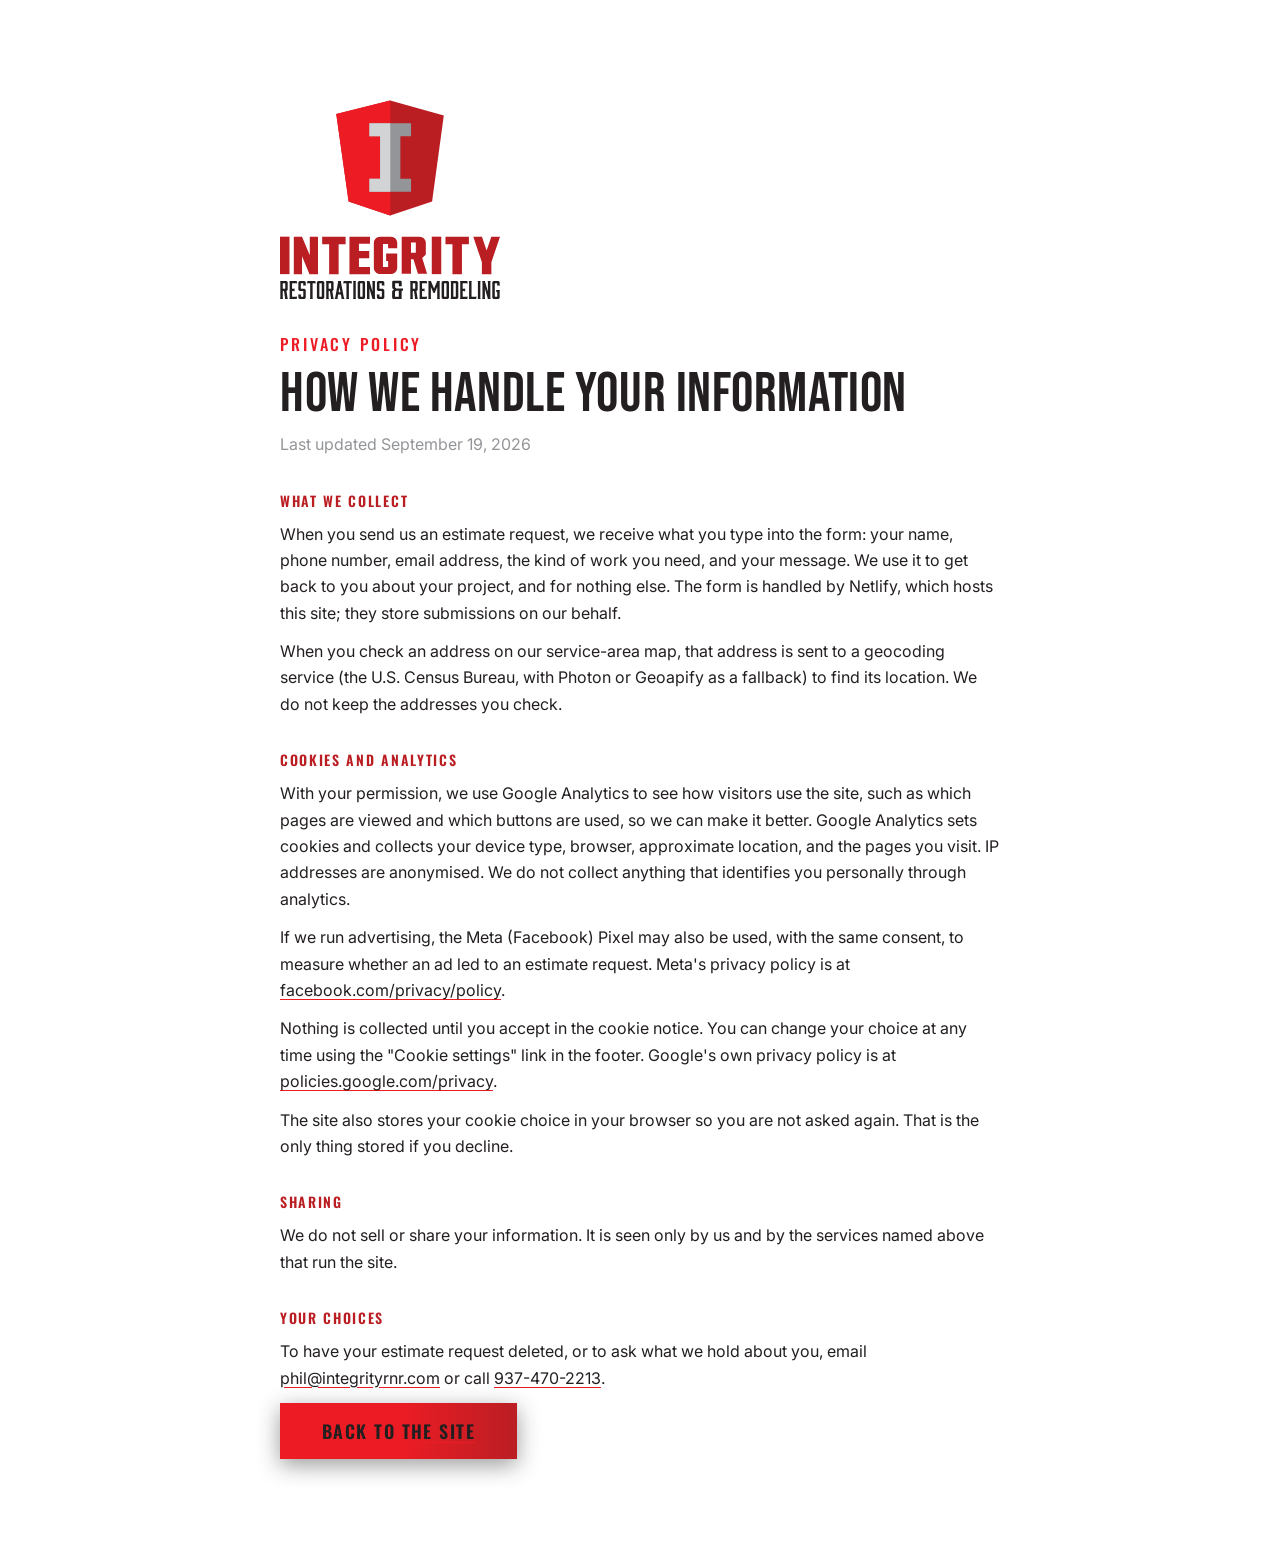
<file: privacy.html>
<!DOCTYPE html>
<html lang="en">
<head>
    <meta charset="UTF-8">
    <meta name="viewport" content="width=device-width, initial-scale=1.0">
    <title>Privacy Policy | Integrity Restorations &amp; Remodeling</title>
    <meta name="description" content="What Integrity Restorations and Remodeling collects on this site, why, and how to opt out of analytics cookies.">
    <link rel="canonical" href="https://integrityrnr.com/privacy.html"/>
    <link rel="icon" href="favicon.ico" sizes="32x32"/>
    <link rel="icon" type="image/svg+xml" href="assets/logo-shield.svg"/>
    <link rel="preconnect" href="https://fonts.googleapis.com">
    <link rel="preconnect" href="https://fonts.gstatic.com" crossorigin>
    <link href="https://fonts.googleapis.com/css2?family=Bebas+Neue&family=Oswald:wght@300;500;600&family=Inter:wght@400;500&display=swap" rel="stylesheet">
    <link rel="stylesheet" href="styles.css">
</head>
<body>
    <main id="main" class="section section--services page-full page-doc">
        <div class="section__inner">
            <a href="/"><img class="page-logo" src="assets/logo-lockup.svg" alt="Integrity Restorations and Remodeling" width="410" height="378"></a>
            <p class="section__eyebrow">Privacy policy</p>
            <h1 class="section__title">How we handle your information</h1>
            <p class="doc__updated">Last updated September 19, 2026</p>

            <h2 class="doc__h">What we collect</h2>
            <p>When you send us an estimate request, we receive what you type into the form: your name, phone number, email address, the kind of work you need, and your message. We use it to get back to you about your project, and for nothing else. The form is handled by Netlify, which hosts this site; they store submissions on our behalf.</p>
            <p>When you check an address on our service-area map, that address is sent to a geocoding service (the U.S. Census Bureau, with Photon or Geoapify as a fallback) to find its location. We do not keep the addresses you check.</p>

            <h2 class="doc__h">Cookies and analytics</h2>
            <p>With your permission, we use Google Analytics to see how visitors use the site, such as which pages are viewed and which buttons are used, so we can make it better. Google Analytics sets cookies and collects your device type, browser, approximate location, and the pages you visit. IP addresses are anonymised. We do not collect anything that identifies you personally through analytics.</p>
            <p>If we run advertising, the Meta (Facebook) Pixel may also be used, with the same consent, to measure whether an ad led to an estimate request. Meta's privacy policy is at <a href="https://www.facebook.com/privacy/policy/" target="_blank" rel="noopener">facebook.com/privacy/policy</a>.</p>
            <p>Nothing is collected until you accept in the cookie notice. You can change your choice at any time using the "Cookie settings" link in the footer. Google's own privacy policy is at <a href="https://policies.google.com/privacy" target="_blank" rel="noopener">policies.google.com/privacy</a>.</p>
            <p>The site also stores your cookie choice in your browser so you are not asked again. That is the only thing stored if you decline.</p>

            <h2 class="doc__h">Sharing</h2>
            <p>We do not sell or share your information. It is seen only by us and by the services named above that run the site.</p>

            <h2 class="doc__h">Your choices</h2>
            <p>To have your estimate request deleted, or to ask what we hold about you, email <a href="mailto:phil@integrityrnr.com">phil@integrityrnr.com</a> or call <a href="tel:+19374702213">937-470-2213</a>.</p>

            <p class="page-cta"><a class="btn btn--primary" href="/">Back to the site</a></p>
        </div>
    </main>
</body>
</html>
</file>
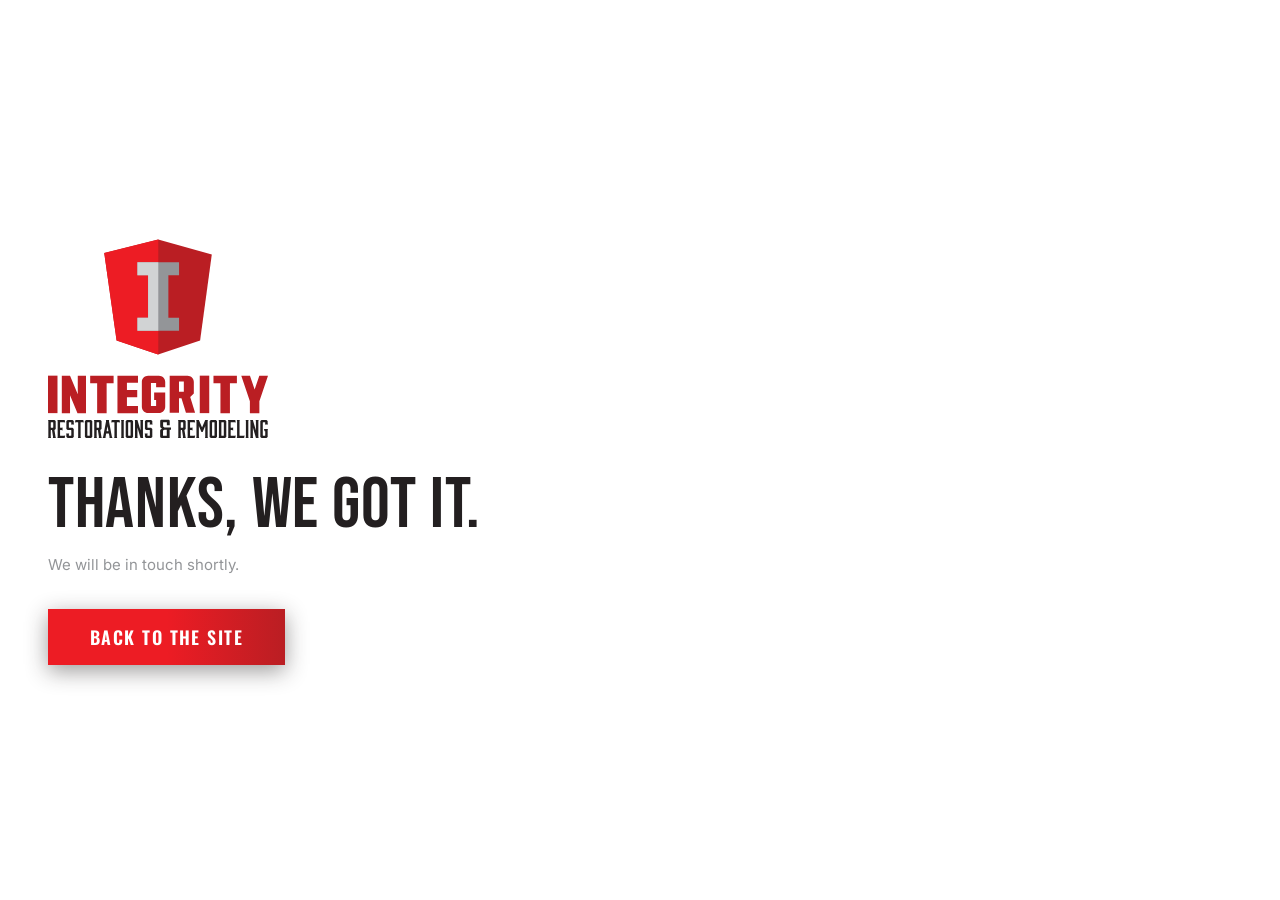
<file: thanks.html>
<!DOCTYPE html>
<html lang="en">
<head>
    <meta charset="UTF-8">
    <meta name="viewport" content="width=device-width, initial-scale=1.0">
    <title>Thank You | Integrity Restorations &amp; Remodeling</title>
    <!-- Google Ads conversion endpoint (SOW). Not indexed: it is a
         post-submit page, not a landing page. -->
    <meta name="robots" content="noindex, nofollow"/>
    <link rel="canonical" href="https://integrityrnr.com/thanks.html"/>
    <link rel="icon" href="favicon.ico" sizes="32x32"/>
    <link rel="icon" type="image/svg+xml" href="assets/logo-shield.svg"/>
    <link rel="preconnect" href="https://fonts.googleapis.com">
    <link rel="preconnect" href="https://fonts.gstatic.com" crossorigin>
    <link href="https://fonts.googleapis.com/css2?family=Bebas+Neue&family=Oswald:wght@300;500;600&family=Inter:wght@400;500&display=swap" rel="stylesheet">
    <link rel="stylesheet" href="styles.css">
</head>
<body>
    <main id="main" class="section section--services page-full">
        <div class="section__inner">
            <img class="page-logo" src="assets/logo-lockup.svg" alt="Integrity Restorations and Remodeling" width="410" height="378">
            <h1 class="section__title">Thanks, we got it.</h1>
            <p class="placeholder__note">We will be in touch shortly.</p>
            <p class="page-cta"><a class="btn btn--primary" href="/">Back to the site</a></p>
        </div>
    </main>
</body>
</html>
</file>
<file: styles.css>
/* =====================================================================
   INTEGRITY RESTORATIONS & REMODELING
   Mobile-first. Phone layout is the default; desktop is added at 768px.
   ===================================================================== */

/* ---------- TOKENS (from the logo's vector print files) ---------- */
:root {
    --red:       #ED1C24;   /* accents, headline emphasis */
    --red-dark:  #BA1E23;   /* buttons, white text on it */
    --ink:       #231F20;   /* text; all photo overlays are this at alpha, never #000 */
    --grey-900:  #88888A;   /* dark surfaces; exact logo background grey */
    --grey-700:  #939598;   /* the "I" on the shield, right half */
    --grey-500:  #A7A9AC;
    --grey-300:  #D1D3D4;   /* the "I" on the shield, left half; secondary text on dark */
    --grey-100:  #E6E7E8;
    --white:     #FFFFFF;
    --gold:      #F2B01E;   /* review stars only; the one colour outside the logo palette, by request */

    /* The brand "light source": bright left half, dark right half, taken
       from the shield's faceted lighting. Everything emphasised uses it. */
    --grad-brand:  linear-gradient(90deg, var(--red) 0%, var(--red) 50%, var(--red-dark) 100%);
    --grad-brand-smooth: linear-gradient(90deg, var(--red), var(--red-dark));
    /* Same idea in the shield's "I" greys: the headline wears this so its
       left edge is lighter than its right, matching the mark. On phones
       the headline is only ~350px wide, so the ramp is softened (white
       into light grey) to match the mobile comp; desktop widens it to
       the full I range below. */
    --grad-steel:  linear-gradient(90deg, var(--white) 0%, var(--white) 100%);      /* the headline is solid white now (Phil's call); the ramp machinery is kept for the two red words */

    /* Photo overlay strength (comp default .85). One knob. */
    --overlay: 0.6;

    --font-display: "Bebas Neue", "Oswald", Impact, sans-serif;
    --font-ui:      "Oswald", "Arial Narrow", sans-serif;
    --font-body:    "Inter", system-ui, -apple-system, "Segoe UI", Roboto, sans-serif;

    --nav-h: 64px;
    --gutter: 22px;
    --ease-out: cubic-bezier(.22, 1, .36, 1);
}

/* ---------- RESET ---------- */
*, *::before, *::after { box-sizing: border-box; margin: 0; padding: 0; }
html { scroll-behavior: smooth; -webkit-text-size-adjust: 100%; }
/* NOTHING MAY WIDEN THE PAGE. Things parked off to the side waiting for their
   entrance (rows that slide in from the right, a rotated photo stack) would
   otherwise stretch the layout on a phone: the whole site shrinks to fit and
   the hamburger lands off screen. clip, not hidden: no scroll container, so
   pinning and anchors behave. */
main, .site-footer { overflow-x: clip; }
body {
    font-family: var(--font-body);
    color: var(--ink);
    background: var(--white);
    line-height: 1.5;
    overflow-x: clip;
}
img, svg { display: block; max-width: 100%; }
[hidden] { display: none !important; }   /* the attribute must beat any display rule */
img { height: auto; }              /* width/height attrs give the ratio, CSS the size */
ul { list-style: none; }
a { color: inherit; text-decoration: none; }
button { font: inherit; color: inherit; background: none; border: 0; cursor: pointer; }
:focus-visible { outline: 3px solid var(--red); outline-offset: 3px; }
.svg-defs { position: absolute; width: 0; height: 0; overflow: hidden; }

.skip-link {
    position: absolute; left: 12px; top: -100px; z-index: 100;
    padding: 10px 16px; background: var(--red-dark); color: var(--white);
    font-family: var(--font-ui); text-transform: uppercase; letter-spacing: .08em;
}
.skip-link:focus { top: 12px; }

/* ---------- BUTTONS ---------- */
.btn {
    display: inline-flex; align-items: center; justify-content: center; gap: .4em;
    min-height: 48px; padding: 12px 20px;
    font-family: var(--font-ui); font-weight: 600; font-size: 13.5px;
    letter-spacing: .08em; text-transform: uppercase; line-height: 1;
    color: var(--white); white-space: nowrap;
    transition: transform .25s var(--ease-out), box-shadow .25s var(--ease-out);
}
.btn--primary {
    background: var(--grad-brand);
    box-shadow: 0 6px 22px rgba(35, 31, 32, .45);
}
/* THE OUTLINE BUTTON. At rest: a faint grey frame, and a line of Integrity
   red that travels round it, drawing the outline as it goes (a conic
   gradient turned by --spin, masked down to a 2px ring). On hover or focus
   the line runs on round the whole frame, then the brand gradient fills the
   button. Reduced motion: the full red outline, still. */
@property --spin { syntax: "<angle>"; inherits: false; initial-value: 0deg; }
@property --gap { syntax: "<percentage>"; inherits: false; initial-value: 55%; }   /* the part of the ring with no red on it */
.btn--outline {
    position: relative; isolation: isolate;
    box-shadow: inset 0 0 0 2px rgba(209, 211, 212, .28); color: var(--grey-300);      /* the faint frame: a shadow, not a border, so the ring below can sit inside the button's own box (the rolling label clips overflow) */
    font-weight: 500;
    transition: transform .25s var(--ease-out), color .3s;
}
.btn--outline::before {
    content: ""; position: absolute; inset: 0; z-index: -1;
    background: var(--grad-brand); opacity: 0; transition: opacity .25s;
}
.btn--outline::after {
    content: ""; position: absolute; inset: 0; padding: 2px; pointer-events: none;
    background: conic-gradient(from var(--spin), transparent 0 var(--gap), var(--red-dark) calc(var(--gap) * 1.42), var(--red) 100%);
    transition: --gap .75s ease-in-out;
    -webkit-mask: linear-gradient(#000 0 0) content-box, linear-gradient(#000 0 0);
            mask: linear-gradient(#000 0 0) content-box, linear-gradient(#000 0 0);
    -webkit-mask-composite: xor; mask-composite: exclude;
    animation: btn-spin 3.6s linear infinite;
}
@keyframes btn-spin { to { --spin: 360deg; } }
.btn--outline:hover, .btn--outline:focus-visible { color: var(--white); }
/* hover, in two beats: the red line runs on round the frame until it meets
   its own tail (--gap closes), THEN the fill comes in. Leaving: the fill goes
   first, the line lets go after. */
.btn--outline:hover::before, .btn--outline:focus-visible::before { opacity: 1; transition: opacity .35s .7s; }
.btn--outline:hover::after, .btn--outline:focus-visible::after { --gap: 0%; animation-play-state: paused; }
/* .btn--still: the quiet version. A plain light outline, no travelling line;
   hover or focus gives the red outline and the fill at once. One moving
   button per screen is enough. */
.btn--still { box-shadow: inset 0 0 0 2px rgba(209, 211, 212, .8); }
.btn--still::after { animation: none; opacity: 0; transition: opacity .3s; --gap: 0%; }
.btn--still:hover::after, .btn--still:focus-visible::after { opacity: 1; }
.btn--still:hover::before, .btn--still:focus-visible::before { transition: opacity .3s; }
@media (prefers-reduced-motion: reduce) { .btn--outline::after { animation: none; transition: none; --gap: 0%; } .btn--outline:hover::before, .btn--outline:focus-visible::before { transition: none; } }
.btn:hover, .btn:focus-visible { transform: translateY(-2px); }
.btn--primary:hover { box-shadow: 0 10px 28px rgba(35, 31, 32, .55); }

/* ---------- HEADER / NAV ---------- */
.site-header {
    position: fixed; inset: 0 0 auto 0; z-index: 50;
    height: var(--nav-h);
}
/* readability gradient under the nav: intentionally light so the black
   half of the wordmark still reads without a glow on the logo */
.site-header::before {
    content: ""; position: absolute; inset: 0 0 auto 0; height: 110px; z-index: -1;
    background: linear-gradient(to bottom, rgba(35,31,32,.35) 0%, rgba(35,31,32,.18) 55%, transparent 100%);
    pointer-events: none;
    transition: opacity .5s;
}
.site-header.is-scrolled::before { opacity: 0; }
/* the grey bar itself: a child, not a background, so it can wipe in
   from the left (script.js scales it; reduced motion just shows it) */
.site-header__bg {
    position: absolute; inset: 0; z-index: -1;
    background: var(--grey-900);
    transform: scaleX(0); transform-origin: 0 50%;
}
@media (prefers-reduced-motion: reduce) {
    .site-header.is-scrolled .site-header__bg { transform: none; }
}

.nav {
    height: 100%; padding: 0 var(--gutter);
    display: flex; align-items: center; justify-content: space-between;
}
.nav__brand { display: flex; align-items: center; gap: 10px; }
.nav__shield { width: 38px; height: auto; }
.nav__wordmark { width: 118px; height: auto; }

/* hamburger: three bars, becomes an X when open */
.nav__toggle {
    width: 44px; height: 44px; display: grid; place-content: center; gap: 5px;
}
.nav__bar {
    width: 22px; height: 2.5px; background: var(--white); border-radius: 2px;
    transition: transform .3s var(--ease-out), opacity .2s, background-color .2s;
}
/* the X (menu open) turns Integrity red under the finger or the pointer */
.nav__toggle[aria-expanded="true"]:hover .nav__bar, .nav__toggle[aria-expanded="true"]:active .nav__bar, .nav__toggle[aria-expanded="true"]:focus-visible .nav__bar { background: var(--red); }
.nav__toggle[aria-expanded="true"] .nav__bar:nth-child(1) { transform: translateY(7.5px) rotate(45deg); }
.nav__toggle[aria-expanded="true"] .nav__bar:nth-child(2) { opacity: 0; }
.nav__toggle[aria-expanded="true"] .nav__bar:nth-child(3) { transform: translateY(-7.5px) rotate(-45deg); }

/* mobile menu panel: full-screen sheet under the nav bar */
.nav__menu {
    position: fixed; inset: var(--nav-h) 0 0 0;
    background: rgba(35, 31, 32, .96);
    padding: 32px var(--gutter) 48px;
    display: flex; flex-direction: column; justify-content: center; align-items: center; gap: 8px;      /* everything centred, across and down */
    overflow-y: auto; overscroll-behavior: contain;                                                  /* a short phone in landscape can still reach every link */
    transform: translateX(100%);
    visibility: hidden;
    transition: transform .6s cubic-bezier(.65, 0, .35, 1), visibility 0s .6s;      /* this is the CLOSE: slower, easing away rather than snapping shut */
}
.nav__menu.is-open { transform: none; visibility: visible; transition: transform .4s var(--ease-out); }
.nav__menu--snap { transition: none !important; }   /* while the header switches layouts */
.nav__list { display: flex; flex-direction: column; align-items: center; gap: 8px; }
.nav__link {
    display: block; padding: 14px 0;
    font-family: var(--font-ui); font-weight: 500; font-size: 22px;
    letter-spacing: .12em; text-transform: uppercase; color: var(--white); text-align: center;
    text-shadow: 0 1px 3px rgba(35, 31, 32, .5);
    transition: color .2s;
}
.nav__link:hover, .nav__link:focus-visible { color: var(--red); }      /* no rolling letters here: just the Integrity red */
.nav__cta { margin-top: 24px; align-self: center; width: min(100%, 340px); }

/* ---------- HOME CONTROL ----------
   Fixed bottom right. Hidden over the hero (.visible comes from script.js);
   its colour follows the background under it: white over dark sections and
   photos, Integrity red (.on-light) over white and grey ones. */
.home-btn {
    position: fixed; right: 0; bottom: 12px; z-index: 45;      /* bottom right, tucked into the page gutter so it stays clear of the text column */      /* under the header and its menu (50) */
    width: 44px; height: 44px; display: flex; align-items: center; justify-content: center;
    color: var(--white); opacity: 0; visibility: hidden;
    filter: drop-shadow(0 1px 2px rgba(35, 31, 32, .45));
    transition: opacity .35s ease, visibility .35s, color .4s, filter .4s;
}
.home-btn.visible { opacity: 1; visibility: visible; }
.home-btn.on-light { color: var(--red); filter: none; }
.home-btn svg { display: block; width: 22px; height: 22px; }
@media (min-width: 768px) { .home-btn { right: 10px; bottom: 16px; width: 52px; height: 52px; } .home-btn svg { width: 32px; height: 32px; } }
.home-btn .home-fill { opacity: 0; transition: opacity .3s ease; }
.home-btn:hover .home-fill, .home-btn:focus-visible .home-fill { opacity: 1; }
.home-btn:focus-visible { outline: 3px solid currentColor; outline-offset: 2px; }
body.has-dialog .home-btn { visibility: hidden; }
@media (prefers-reduced-motion: reduce) { .home-btn, .home-btn .home-fill { transition: none; } }

/* ---------- HERO ---------- */
.hero {
    position: relative; isolation: isolate;
    min-height: 100vh;              /* fallback for browsers without svh */
    min-height: 100svh;             /* small viewport: excludes the mobile URL bar */
    display: grid; grid-template-rows: 1fr auto;
    color: var(--white);
}
.hero__media { position: absolute; inset: 0; z-index: -1; overflow: hidden; }
/* THE SHIELD'S POINT. The hero's base is a shallow V, like the bottom of
   the shield, not a flat edge. --vee is its depth. The V sits where the
   photo meets the white credentials strip (see .trust), at every size. */
.hero { --vee: clamp(22px, 3.4vw, 62px); }
/* THE REVEAL. --rv runs 0 (before photo, no "a success") to 1 (finished
   kitchen, "a success" in full). Both the after photo and the red words
   wear the same soft-edged mask, so they arrive left to right in step.
   Default 0 so the page opens on the before photo with no flash; if
   script.js never takes over, the fallback animation flips it to 1
   after a few seconds, and reduced motion starts at 1. */
.hero { --rv: 0; --rm: 0; animation: hero-rv-fallback 0s 6s forwards; }      /* --rm: the drywall stage, revealed the same way before --rv */
@keyframes hero-rv-fallback { to { --rv: 1; --rm: 1; } }
@media (prefers-reduced-motion: reduce) { .hero { --rv: 1; --rm: 1; animation: none; } }
/* THE INTRO'S STARTING STATE IS IN THE STYLESHEET, so the first paint already
   has it. Left to script.js alone, the page drew everything, then the script
   hid it, then faded it in: a flash and a jump on a phone's first load. If the
   script never arrives the same fallback as above shows everything after a
   few seconds; script.js cancels the fallback when it takes over. */
.hero__title, .hero__note, .hero__actions, .trust__item, .nav__list, .nav__brand { opacity: 0; animation: intro-fallback 0s 6s forwards; }
@keyframes intro-fallback { to { opacity: 1; } }
@media (prefers-reduced-motion: reduce) { .hero__title, .hero__note, .hero__actions, .trust__item, .nav__list, .nav__brand { opacity: 1; animation: none; } }
.hero__after, .hero__title .hl {
    -webkit-mask-image: linear-gradient(90deg, #000 calc(var(--rv) * 125% - 25%), transparent calc(var(--rv) * 125%));
            mask-image: linear-gradient(90deg, #000 calc(var(--rv) * 125% - 25%), transparent calc(var(--rv) * 125%));
}
.hero__after, .hero__mid { position: absolute; inset: 0; overflow: hidden; }
.hero__mid {
    -webkit-mask-image: linear-gradient(90deg, #000 calc(var(--rm) * 125% - 25%), transparent calc(var(--rm) * 125%));
            mask-image: linear-gradient(90deg, #000 calc(var(--rm) * 125% - 25%), transparent calc(var(--rm) * 125%));
}
.hero__title .hl { display: inline-block; }   /* one box, so one mask runs across both words */
.hero__photo {
    width: 100%; height: 100%; object-fit: cover;
    /* portrait crop of a landscape photo: bias left so the hood, the
       cabinet run, and the window edge stay in frame (matches the comp) */
    object-position: 38% 60%;
}
/* the shadow overlay: bottom-heavy on phones because the content sits
   at the bottom; a left-to-right light source on desktop */
.hero__media::after {
    content: ""; position: absolute; inset: 0;
    background: linear-gradient(
        to top,
        rgba(35,31,32, calc(var(--overlay) * 1.08)) 0%,
        rgba(35,31,32, calc(var(--overlay) * .85)) 34%,
        rgba(35,31,32, calc(var(--overlay) * .26)) 62%,
        rgba(35,31,32, calc(var(--overlay) * .06)) 100%
    );
}

.hero__content {
    align-self: end;
    padding: calc(var(--nav-h) + 40px) var(--gutter) 22px;
    display: flex; flex-direction: column; gap: 18px;
}
/* headline + note: one block that keeps the content column's rhythm */
.hero__copy { display: flex; flex-direction: column; gap: inherit; }
.hero__title {
    font-family: var(--font-display); font-weight: 400;
    font-size: clamp(38px, 11.8vw, 56px); line-height: .96; letter-spacing: .01em;   /* 46px at 390 */
    text-transform: uppercase;
    color: var(--white);            /* plain fallback until SplitText runs (and for no-JS) */
}
.hero__title .hl, .hero__title .em { color: var(--red); display: inline-block; }      /* .em: "you", red like "a success" but not part of the reveal */

/* GRADIENT-CLIPPED TEXT, PER WORD.
   A background clipped to text only paints the element's OWN layer. The
   moment a child gets a transform (which GSAP gives every word) the
   browser composites that child separately and its glyphs fall out of
   the parent's clip: invisible text. So each word carries the gradient
   itself. script.js sizes the gradient to the headline's width and
   offsets it by the word's x, so the ramp reads as one continuous
   sweep across the line instead of restarting on every word. */
.hero__title .word {
    background-image: var(--grad-steel);
    background-repeat: no-repeat;
    -webkit-background-clip: text; background-clip: text;
    color: transparent;
}
.hero__title .hl .word, .hero__title .em .word { background-image: var(--grad-brand); }
/* THE DRAWING STATE (script.js adds .is-drawing for the drywall stage): each
   word is an outline, and a fill rises through it bottom to top as --fill
   goes 0 to 1. "you" is red and full throughout. "a success" is never
   outlined: it arrives whole with the finished kitchen. Without the class
   (no JS, reduced motion, or once the fill is done) the words are solid. */
.hero__title { --fill: 0; }
.hero__title.is-drawing .word {
    -webkit-text-stroke: 1.5px var(--white);
    background-image: linear-gradient(to top, var(--white) calc(var(--fill) * 100%), transparent calc(var(--fill) * 100%));
}
.hero__title.is-drawing .em .word { -webkit-text-stroke: 0; background-image: var(--grad-brand); }      /* "you" is full from the start: only the white words fill */

.hero__note {
    font-family: var(--font-ui); font-weight: 400; font-size: 17px; line-height: 1.5; letter-spacing: .01em;
    color: var(--white); text-shadow: 0 1px 4px rgba(35, 31, 32, .55);
    border-left: 4px solid var(--red); padding: 12px 0 12px 14px;      /* the vertical padding is what makes the red bar stand taller than the line of text */
    max-width: 60ch;
}
/* side by side when there is room; each button needs ~140px, so on a
   320px phone (276px of content) they wrap and stack instead of
   overflowing the nowrap labels */
.hero__actions { display: flex; flex-wrap: wrap; gap: 10px; }
.hero__actions .btn--outline { flex: 1 1 140px; }
.hero__actions .btn--outline { background: rgba(35, 31, 32, .42); color: var(--white); }   /* a dark backing over the photo */

/* THE TALL HERO (a trial: delete this one block to go back to the hero that
   ends at the bottom of the first screen). The headline and buttons fill
   the first full screen; the kitchen photo then carries on for another 30%
   of a screen before the shield-point edge and the credentials strip. */
@media (min-width: 768px) {      /* not on phones: a landscape photo stretched over 130% of a tall narrow screen is zoomed to mush */
    .hero { grid-template-rows: minmax(100vh, auto) 30vh auto; grid-template-rows: minmax(100svh, auto) 30svh auto; }
    .hero > .trust { grid-row: 3; }
}
/* the buttons ride down with the scroll (script.js, heroScroll, feeds --drop)
   from the foot of the first screen to the foot of the photo, so they stay
   in view through the extra stretch. On the buttons, not their row: GSAP's
   intro moves the row and, once it has, pins the row's own translate to none. */
.hero__actions .btn { translate: 0 var(--drop, 0px); }

/* TRUST: the white credentials strip under the hero photo, at every size.
   Its top edge dips to a point in the middle (the shield's V): the photo
   behind fills the dip and a red rule follows it. Phones stack the three
   credentials, centred; from 768px they sit left, centre and right. */
.trust {
    position: relative; isolation: isolate;
    display: flex; flex-direction: column; align-items: center; gap: 10px;
    padding: calc(var(--vee) + 20px) var(--gutter) 18px;
    font-family: var(--font-body); font-size: 14px; font-weight: 500; letter-spacing: .04em;
    color: var(--ink);
}
/* the white is its own layer and starts 2px BELOW the red rule's top edge,
   tucked under it. When the white and the red were cut along the very same
   diagonal, anti-aliasing let a hairline of white show above the red. */
.trust::after {
    content: ""; position: absolute; inset: 0; z-index: -1; background: var(--white);
    clip-path: polygon(0 2px, 50% calc(var(--vee) + 2px), 100% 2px, 100% 100%, 0 100%);
}
.trust::before {
    content: ""; position: absolute; left: 0; right: 0; top: 0; height: calc(var(--vee) + 5px);
    background: var(--grad-brand-smooth);
    clip-path: polygon(0 0, 50% var(--vee), 100% 0, 100% 5px, 50% calc(var(--vee) + 5px), 0 5px);
}
.trust__item { display: flex; align-items: center; gap: 8px; }
.trust__icon { display: block; width: 20px; height: 20px; flex: none; }

/* ---------- FOLLOW BAND: a second strip under the credentials ---------- */
.follow {
    display: flex; flex-direction: column; align-items: center; gap: 14px;
    background: var(--white); border-top: 1px solid var(--grey-300); border-bottom: 1px solid var(--grey-300); padding: 26px var(--gutter);
}
.follow__item { display: flex; align-items: center; gap: 12px; font-size: 15px; letter-spacing: .02em; color: var(--ink); }
.follow__link {
    display: inline-flex; align-items: center; gap: 10px; padding: 9px 18px 9px 14px;
    font-weight: 600; color: var(--ink); background: var(--white);
    border: 2px solid var(--grey-300); border-radius: 999px;       /* a pill: reads as a button, not a word */
    transition: border-color .25s, color .25s, transform .25s var(--ease-out), box-shadow .25s var(--ease-out);
}
.follow__link:hover, .follow__link:focus-visible { border-color: var(--red); color: var(--red-dark); transform: translateY(-2px); box-shadow: 0 8px 18px rgba(35, 31, 32, .14); }
.follow__icon { width: 24px; height: 24px; flex: none; }
@media (max-width: 359px) { .follow__item { font-size: 13px; gap: 7px; white-space: nowrap; } .follow__link { gap: 6px; padding: 7px 11px 7px 9px; } .follow__icon { width: 18px; height: 18px; } }   /* the smallest phones: keep each phrase on one line */
@media (min-width: 768px) {
    /* two equal halves, so the hairline between the phrases stands exactly on the
       page's centre line: plumb with the point of the V and the middle credential */
    .follow { display: grid; grid-template-columns: 1fr 1fr; gap: 0; padding: 0; }
    .follow__item { font-size: 16px; padding: 38px 24px; justify-content: center; }      /* each phrase centred in its own half */
    .follow__item + .follow__item { border-left: 1px solid var(--grey-300); }              /* the bar runs the band's full height, line to line */
    .follow__icon { width: 26px; height: 26px; }
}

/* ---------- SECTION SHELLS ---------- */
.section {
    width: 100%;
    padding: 72px var(--gutter);
    scroll-margin-top: var(--nav-h);
}
/* empty sections stay 100vw x 100vh so we can see them while building;
   a built section sizes to its content */
.section.placeholder {
    width: 100%; min-height: 100vh;   /* 100% = viewport width without the scrollbar sliver 100vw adds */
    display: grid; place-items: center;
}
.section__inner { width: min(100%, 1200px); margin-inline: auto; }
.section__head { text-align: center; max-width: 62ch; margin: 0 auto 40px; }
.section__eyebrow {
    font-family: var(--font-ui); font-weight: 500; font-size: 13px;
    letter-spacing: .18em; text-transform: uppercase; color: var(--red);
    margin-bottom: 10px;
}
.section__title {
    font-family: var(--font-display); font-weight: 400;
    font-size: clamp(40px, 8vw, 72px); line-height: 1; letter-spacing: .01em;
    text-transform: uppercase;
}
.section__lede {
    margin-top: 14px; font-size: 16px; line-height: 1.6; color: var(--ink);
}
.placeholder__note {
    margin-top: 12px; max-width: 60ch;
    font-size: 15px; color: var(--grey-700);
}

/* ---------- SERVICES ---------- */
.services { display: grid; gap: 32px; }
.service {
    display: grid; grid-template-columns: 64px 1fr; gap: 18px;
    align-items: start;
}
/* MASK, NOT IMG: an <img> can't be recoloured by CSS. Using the SVG as
   a mask means the box paints its background (the brand gradient) only
   where the icon has ink. Same trick as the trust icons, one asset each,
   and the files stay plain black SVGs that work anywhere else. */
/* two registered colours, so the icon's gradient can FADE to white (a plain
   custom property, or a gradient itself, cannot be transitioned) */
@property --ico-a { syntax: "<color>"; inherits: false; initial-value: #ED1C24; }
@property --ico-b { syntax: "<color>"; inherits: false; initial-value: #BA1E23; }
.service__icon { position: relative; width: 64px; aspect-ratio: 1; }
/* THE ICON is painted by ::after: the icon's box, masked by the SVG. Its
   fill is the brand gradient built from --ico-a / --ico-b; on hover both
   fade to white. */
.service__icon::after {
    content: ""; position: absolute; inset: 0;
    background: linear-gradient(90deg, var(--ico-a) 0%, var(--ico-a) 50%, var(--ico-b) 100%);
    -webkit-mask: var(--icon) center / contain no-repeat;
            mask: var(--icon) center / contain no-repeat;
    transition: --ico-a .35s ease, --ico-b .35s ease;
}
/* THE TILE is ::before: brand red with rounded corners, faded out at rest;
   on hover it fades in while the lines fade to white. It HUGS THE DRAWING,
   not the square box: each SVG's artwork sits differently inside its box
   (the kitchen and bathroom are wide and short, the other two near square),
   so each icon carries its artwork's insets (--at --ar --ab --al, measured
   from the SVGs' bounding boxes, stroke included) and the tile is that
   rectangle plus --pad. Re-measure if an icon file changes. */
.service__icon::before {
    --pad: 7px;                            /* enough that a square corner in the drawing (the shower's) clears the tile's rounded corner */
    content: ""; position: absolute; border-radius: 9px;
    inset: calc(var(--at) - var(--pad)) calc(var(--ar) - var(--pad)) calc(var(--ab) - var(--pad)) calc(var(--al) - var(--pad));
    background: var(--grad-brand);
    opacity: 0; transition: opacity .35s ease;
}
.service__icon--kitchen  { --icon: url("assets/icon-kitchen.svg"); --at: 11.48%; --ar: 3.7%; --ab: 11.48%; --al: 3.7%; }
.service__icon--bathroom { --icon: url("assets/icon-bathroom.svg"); --at: 10.69%; --ar: 3.7%; --ab: 10.68%; --al: 3.7%; }
.service__icon--basement { --icon: url("assets/icon-basement.svg"); --at: 3.7%; --ar: 4.54%; --ab: 3.71%; --al: 4.54%; }
.service__icon--other    { --icon: url("assets/icon-other.svg"); --at: 3.7%; --ar: 4.02%; --ab: 3.71%; --al: 4.02%; }
.service__title {
    font-family: var(--font-ui); font-weight: 600; font-size: 17px;
    letter-spacing: .1em; text-transform: uppercase; line-height: 1.2;
    margin-bottom: 8px;
}
.service__text { font-size: 16px; line-height: 1.6; max-width: 46ch; }
/* THE WHOLE BLOCK IS THE LINK: the title's link stretches over the block,
   so the icon is clickable too. The cue line and a small lift on the icon
   say so. */
.service { position: relative; }
}
}
.service__link { color: inherit; text-decoration: none; }
.service__link::after { content: ""; position: absolute; inset: -10px; }
.service__link:focus-visible { outline: none; }
.service:has(.service__link:focus-visible) { outline: 3px solid var(--red); outline-offset: 10px; }
.service__icon { transition: transform .35s var(--ease-out); }
.service__title { transition: color .25s; }
.service__more {
    display: inline-block; margin-top: 10px;
    font-family: var(--font-ui); font-weight: 600; font-size: 13px; letter-spacing: .12em; text-transform: uppercase;
    color: var(--red-dark); border-bottom: 2px solid transparent; transition: border-color .25s;
}
.service:hover .service__icon { transform: translateY(-4px); }
.service:hover .service__icon::before, .service:has(.service__link:focus-visible) .service__icon::before { opacity: 1; }
.service:hover .service__icon::after,  .service:has(.service__link:focus-visible) .service__icon::after  { --ico-a: #FFFFFF; --ico-b: #FFFFFF; }
@media (prefers-reduced-motion: reduce) { .service__icon, .service__icon::before, .service__icon::after { transition: none; } }
.service:hover .service__title { color: var(--red-dark); }
.service:hover .service__more, .service:has(.service__link:focus-visible) .service__more { border-bottom-color: currentColor; }

/* ---------- OUR WORK ---------- */
/* segmented control: two cards, the active one goes ink with a brand
   rule on top. role=tab buttons; the panels below are the tabpanels */
/* THE SEGMENT TABS as photo cards: the house for Residential, the
   towers for Commercial, rounded, the words on an ink fade at the foot.
   The active tab carries the gradient rule and shows its photo brighter;
   the other sits darker until chosen. */
.segments { display: grid; grid-template-columns: 1fr 1fr; gap: 12px; margin-bottom: 32px; }
.segment {
    position: relative; overflow: hidden; isolation: isolate;
    border-radius: 16px; aspect-ratio: 3 / 4; padding: 14px;   /* tall on phones so the words have room */
    display: flex; flex-direction: column; justify-content: flex-end; gap: 6px;   /* the words stack at the foot */
    text-align: left; color: var(--white); background: var(--ink);
    box-shadow: 0 10px 26px rgba(35, 31, 32, .22);
}
.segment__photo {
    position: absolute; inset: 0; width: 100%; height: 100%; object-fit: cover;
    filter: saturate(.55) brightness(.75); transform: scale(1.02);
    transition: filter .35s, transform .6s var(--ease-out);
}
.segment::after {
    content: ""; position: absolute; inset: 0;
    background: linear-gradient(to top, rgba(35,31,32,.88) 0%, rgba(35,31,32,.4) 45%, rgba(35,31,32,.05) 80%);
}
/* the rule runs in from the left when a card is chosen, like the rails */
.segment::before {
    content: ""; position: absolute; inset: 0 0 auto 0; height: 5px; z-index: 2;
    background: var(--grad-brand);
    transform: scaleX(0); transform-origin: 0 50%; transition: transform .55s var(--ease-out);
}
.segment__title, .segment__sub { position: relative; z-index: 1; }
.segment__title {
    display: block; font-family: var(--font-display); font-size: clamp(20px, 7vw, 28px); line-height: 1;
    letter-spacing: .02em; text-transform: uppercase;
}
.segment__sub { display: block; font-size: 13px; line-height: 1.4; color: var(--grey-300); }
.segment:hover .segment__photo, .segment:focus-visible .segment__photo { filter: saturate(.9) brightness(.95); transform: scale(1.06); }
.segment.is-active .segment__photo { filter: none; transform: scale(1); }
.segment.is-active::before { transform: scaleX(1); }
.segment.is-active .segment__sub { color: var(--white); }
.segment:focus-visible { outline: 3px solid var(--red); outline-offset: 3px; }
/* the narrowest phones: the two cards stack, each a wide card */
@media (max-width: 359px) {
    .segments { grid-template-columns: 1fr; }
    .segment { aspect-ratio: 16 / 9; }
}

.work__intro { max-width: 62ch; margin: 0 auto 28px; font-size: 16px; line-height: 1.6; text-align: center; }

/* filter chips */
.filters { display: flex; flex-wrap: wrap; justify-content: center; gap: 8px; margin-bottom: 28px; }
.filter {
    min-height: 44px; padding: 10px 18px;
    font-family: var(--font-ui); font-weight: 500; font-size: 14px;
    letter-spacing: .1em; text-transform: uppercase;
    border: 2px solid var(--grey-300); color: var(--ink);
    transition: background-color .25s, color .25s, border-color .25s;
}
.filter:hover { border-color: var(--red-dark); }
.filter.is-active { background: var(--red-dark); border-color: var(--red-dark); color: var(--white); }

/* CSS-ONLY FILTERING: the grid carries data-filter, JS only changes that
   one attribute. A pair whose category doesn't match gets display:none,
   which removes its layout box, so its lazy images never fetch. */
.gallery { display: grid; gap: 24px; }
.gallery[data-filter="kitchens"]  .pair:not([data-category="kitchens"]),
.gallery[data-filter="bathrooms"] .pair:not([data-category="bathrooms"]),
.gallery[data-filter="basements"] .pair:not([data-category="basements"]),
.gallery[data-filter="more"]      .pair:not([data-category="more"]) { display: none; }

/* THE HORIZONTAL CAROUSEL (bathrooms, more: script.js galleryCarousel adds
   .is-carousel to the window and the list, and the two arrows). The list
   becomes a row; GSAP slides it so the chosen card sits in the middle of
   the window, full size, with its neighbours peeking in smaller and dimmed
   either side. Tapping a neighbour brings it to the middle. */
.gallery-window { position: relative; }
.gallery-window.is-carousel { overflow: hidden; padding: 14px 0 12px; margin-inline: calc(-1 * var(--gutter)); }   /* out to the screen's edges: the neighbours show at the sides */
/* THE RED HAIRLINES, the reviews carousel's turned on its side: a rail along
   the top and the bottom of the window, fading out towards the ends, and a
   bar between every pair of cards that travels with them (drawn on the
   track as a repeating gradient: script.js gives it the card width and gap,
   so it is not scaled or dimmed with the neighbours). */
.gallery-window.is-carousel::before, .gallery-window.is-carousel::after {
    content: ""; position: absolute; left: 0; right: 0; height: 1px; z-index: 1; pointer-events: none; opacity: .6;
    background: linear-gradient(to right, transparent 0%, var(--red-dark) 14%, var(--red-dark) 86%, transparent 100%);
}
.gallery-window.is-carousel::before { top: 0; }
.gallery-window.is-carousel::after  { bottom: 0; }
.gallery.is-carousel { position: relative; }
.gallery.is-carousel::before {
    content: ""; position: absolute; top: -14px; bottom: -12px; left: 0; right: -600%; pointer-events: none; opacity: .6;      /* up and down through the window's padding: the bars meet the rails */
    background: repeating-linear-gradient(to right,
        transparent 0, transparent calc(var(--card-w, 560px) + var(--card-gap, 28px) / 2 - .5px),
        var(--red-dark) calc(var(--card-w, 560px) + var(--card-gap, 28px) / 2 - .5px), var(--red-dark) calc(var(--card-w, 560px) + var(--card-gap, 28px) / 2 + .5px),
        transparent calc(var(--card-w, 560px) + var(--card-gap, 28px) / 2 + .5px), transparent calc(var(--card-w, 560px) + var(--card-gap, 28px)));
}
/* the card in the middle lifts on the same soft shadow as the centred review */
.gallery.is-carousel .pair__figure { transition: box-shadow .4s var(--ease-out); }
.gallery.is-carousel .pair.is-focus .pair__figure { box-shadow: 0 22px 44px rgba(35, 31, 32, .34); }
.gallery.is-carousel { display: flex; gap: 20px; align-items: start; will-change: transform; }
.gallery.is-carousel .pair { flex: 0 0 min(78vw, 560px); scale: .88; opacity: .5; transition: scale .5s var(--ease-out), opacity .5s; }      /* scale, not transform: GSAP's fade owns transform */
.gallery.is-carousel .pair.is-focus { scale: 1; opacity: 1; }
.gallery.is-carousel .pair:not(.is-focus) .pair__media { cursor: default; }
.gal-arrow {
    position: absolute; top: 50%; translate: 0 -50%; z-index: 3;
    width: 48px; height: 48px; border-radius: 50%; display: grid; place-items: center;
    background: var(--white); color: var(--ink); border: 2px solid var(--grey-300);
    box-shadow: 0 6px 18px rgba(35, 31, 32, .22);
    transition: border-color .2s, color .2s, opacity .3s, transform .25s var(--ease-out);
}
.gal-arrow svg { width: 22px; height: 22px; }
.gal-arrow--prev { left: 10px; } .gal-arrow--next { right: 10px; }
.gal-arrow:hover, .gal-arrow:focus-visible { border-color: var(--red); color: var(--red); transform: scale(1.06); }
.gal-arrow[disabled] { opacity: .3; pointer-events: none; }
.gallery-window:not(.is-carousel) .gal-arrow { display: none; }
@media (min-width: 768px) {
    .gallery-window.is-carousel { margin-inline: 0; padding-block: 12px; }
    .gallery.is-carousel { gap: 28px; }
    .gallery.is-carousel .pair { flex-basis: min(45%, 450px); }      /* about a fifth smaller than first cut: the whole card fits a laptop screen */
    .gallery:not(.is-carousel) { max-width: 920px; margin-inline: auto; }
    .gal-arrow { width: 56px; height: 56px; }
    .gal-arrow--prev { left: 18px; } .gal-arrow--next { right: 18px; }
}
@media (prefers-reduced-motion: reduce) { .gallery.is-carousel .pair { transition: none; } }

/* BEFORE/AFTER CARD: both photos stacked in a square; the after photo
   is clipped to a zero-width strip on the left and wipes across on
   hover, or on tap via the .is-after class the flip button toggles */
.pair__figure { background: var(--white); border: 1px solid var(--grey-300); }
.pair__media { position: relative; aspect-ratio: 1; overflow: hidden; background: var(--grey-100); cursor: pointer; }
.pair__media img { position: absolute; inset: 0; width: 100%; height: 100%; object-fit: cover; }
.pair__after { clip-path: inset(0 100% 0 0); }     /* script.js wipes it in from the left */
/* THE RAIL, the reviews carousel's bar laid along the top: a thin track,
   a red fill that runs left to right with the wipe, and the two words
   as the controls, BEFORE at the left end and AFTER at the right */
.pair__rail {
    position: absolute; top: 0; left: 0; right: 0; height: 6px; z-index: 2;
    background: rgba(35, 31, 32, .35);
}
.pair__rail-fill {
    position: absolute; inset: 0;
    background: linear-gradient(to right, var(--red-dark), var(--red));
    clip-path: inset(0 100% 0 0);
}
.pair__switch {
    position: absolute; top: 6px; left: 0; right: 0; z-index: 2;
    display: flex; justify-content: space-between;
}
/* the words are buttons and look it: translucent ink cards with a
   white keyline; the active one fills red */
.pair__opt {
    margin: 10px; min-height: 36px; padding: 8px 14px;
    font-family: var(--font-ui); font-weight: 600; font-size: 12px;
    letter-spacing: .2em; text-transform: uppercase; color: var(--white);
    background: rgba(35, 31, 32, .55); border: 1px solid rgba(255, 255, 255, .6);
    backdrop-filter: blur(4px); -webkit-backdrop-filter: blur(4px);
    transition: background-color .25s, border-color .25s;
}
.pair__opt:hover, .pair__opt:focus-visible { border-color: var(--white); background: rgba(35, 31, 32, .75); }
.pair__opt.is-on { background: var(--red-dark); border-color: var(--red-dark); }
/* THE HINT (script.js): a finger by the AFTER button of the first photo,
   its outline drawing itself in the brand gradient, until the first tap */
.pair { position: relative; }
.pair__hint {
    position: absolute; top: 46px; right: 14px; z-index: 3; width: 46px; height: 46px;
    pointer-events: none; opacity: 0;
    filter: drop-shadow(0 2px 4px rgba(35, 31, 32, .6));
}
.pair__hint path { fill: none; stroke: url(#grad-brand); stroke-width: 2; stroke-linecap: round; stroke-linejoin: round; }
.pair__caption { display: flex; align-items: center; justify-content: space-between; gap: 12px; padding: 14px 16px; }
.pair__title { font-family: var(--font-ui); font-weight: 600; font-size: 15px; letter-spacing: .06em; text-transform: uppercase; }

/* commercial panel: copy + property-type list */
.commercial { display: grid; gap: 32px; }
.commercial__title {
    font-family: var(--font-display); font-weight: 400; font-size: clamp(30px, 6vw, 44px);
    line-height: 1; letter-spacing: .01em; text-transform: uppercase; margin-bottom: 14px;
}
.commercial__copy p { font-size: 16px; line-height: 1.6; margin-bottom: 14px; }
.commercial__cta { margin-top: 8px; }
.commercial__list { display: grid; gap: 10px; }
.commercial__item {
    display: grid; grid-template-columns: minmax(0, 1fr) 44px; column-gap: 16px; row-gap: 2px;
    align-items: center; padding: 14px 16px;
    border-left: 4px solid var(--red); background: var(--white);
}
/* the icon sits on the right, spanning both lines: the SVG is the
   stencil, the brand gradient the paint (same trick as the services) */
.commercial__icon {
    grid-column: 2; grid-row: 1 / 3; width: 44px; aspect-ratio: 1;
    background: var(--grad-brand);
    -webkit-mask: var(--icon) center / contain no-repeat;
            mask: var(--icon) center / contain no-repeat;
}
.commercial__icon--apartment { --icon: url("assets/icon-commercial-apartment.svg"); }
.commercial__icon--funeral   { --icon: url("assets/icon-commercial-funeral.svg"); }
.commercial__icon--hospital  { --icon: url("assets/icon-commercial-hospital.svg"); }
.commercial__icon--office    { --icon: url("assets/icon-commercial-office.svg"); }
.commercial__icon--flood     { --icon: url("assets/icon-commercial-flood.svg"); }
.commercial__item strong { font-family: var(--font-ui); font-weight: 600; font-size: 15px; letter-spacing: .06em; text-transform: uppercase; }
.commercial__item span { font-size: 14px; color: var(--ink); }

/* ---------- REVIEWS: scroll carousel ----------
   Photo cards in one column. The job's BEFORE photo is the resting
   background; the AFTER photo sits on top clipped to nothing and is
   wiped in bottom-to-top by a scrubbed GSAP timeline as the card's
   middle crosses the window's middle. script.js pins the section,
   drives the column's y and every wipe from scroll position, and adds
   .is-carousel; without JS (or with reduced motion) the column is a
   plain stacked list. Text rides on a frosted panel. */
.reviews-layout { display: grid; gap: 24px; }
.reviews-window { position: relative; }
.reviews { display: flex; flex-direction: column; gap: 20px; }
.review {
    position: relative; isolation: isolate; overflow: hidden; flex: none;
    min-height: 340px;
    display: flex; flex-direction: column; justify-content: flex-end;
    padding: 14px;
    background: var(--ink); color: var(--white);
}
.review__bg { position: absolute; inset: 0; z-index: -1; }
.review__bg img { position: absolute; inset: 0; width: 100%; height: 100%; object-fit: cover; }
/* THE WIPE. The after photo sits in a layer that GSAP animates from
   inset(100% 0 0 0) to inset(0% 0 0 0). The rail on the right edge
   has a red fill that gets the SAME tween, and the sideways "After"
   label lives inside that fill, so as the wipe rises the rail fills
   and "Before" is overtaken by "After". Only clip when a before photo
   exists underneath to reveal from. */
.review__after-layer { position: absolute; inset: 0; }
.has-before .review__after-layer,
.has-before .review__rail-fill { clip-path: inset(100% 0 0 0); }

/* the rail is a thin loading bar on the right edge */
.review__rail {
    position: absolute; top: 0; right: 0; bottom: 0; width: 6px; z-index: 2;
    background: rgba(35, 31, 32, .35);
}
.review__rail-fill {
    position: absolute; inset: 0;
    background: linear-gradient(to top, var(--red-dark), var(--red));
}
/* the tag is one sideways word just left of the bar. script.js moves
   it up with the fill's leading edge (GSAP owns its transform, so the
   180-degree turn is set there too) and flips it to AFTER halfway */
.review__tag {
    position: absolute; right: 14px; bottom: 12px; z-index: 2;
    display: grid; writing-mode: vertical-rl;
    font-family: var(--font-ui); font-weight: 600; font-size: 12px;
    letter-spacing: .2em; text-transform: uppercase; white-space: nowrap;
    color: var(--white); text-shadow: 0 1px 3px rgba(35, 31, 32, .7);
}
.review__tag-word { grid-area: 1 / 1; transition: opacity .25s; }
.review__tag-word--after { opacity: 0; }
.review__tag.is-after .review__tag-word--before { opacity: 0; }
.review__tag.is-after .review__tag-word--after  { opacity: 1; }
/* a card with no before photo parks its tag at the top */
.review:not(.has-before) .review__tag { bottom: auto; top: 12px; }
/* on the photo (phones, reduced motion) the glass panel leaves the rail and tag clear */
.review > .review__glass { margin-right: 40px; }

/* progress readout and hint: only meaningful in carousel mode */
.reviews-progress, .reviews-hint, .reviews-vprogress { display: none; }
.is-carousel .reviews-progress {
    display: flex; align-items: center; gap: 12px; margin-top: 22px;
    font-family: var(--font-ui); font-weight: 500; font-size: 14px; letter-spacing: .12em;
}
.reviews-progress__track { position: relative; flex: 1; max-width: 160px; height: 2px; background: var(--grey-300); }
.reviews-progress__fill {
    position: absolute; inset: 0; background: var(--grad-brand);
    transform-origin: left; transform: scaleX(0);
}
.reviews-progress__total { color: var(--grey-700); }
.is-carousel .reviews-hint { display: block; margin-top: 10px; font-size: 13px; color: var(--grey-700); }

/* CAROUSEL MODE: the section becomes one viewport tall (it gets
   pinned), the head sits above (phone) or beside (desktop) a window
   that clips the travelling column, with soft edges top and bottom */
.section--reviews.is-carousel {
    height: 100svh; padding: calc(var(--nav-h) + 20px) var(--gutter) 0;
    display: grid;
}
.is-carousel .reviews-layout { height: 100%; grid-template-rows: auto 1fr; min-height: 0; }
.is-carousel .reviews-head { margin-bottom: 0; }
.is-carousel .reviews-window {
    min-height: 0; overflow: hidden;
    /* ONE FADE FOR EVERYTHING IN THE WINDOW, at the top only: the photos and
       the two rails are masked together, so the pictures fade out on exactly
       the line where the red rails do. script.js sets --fade to the free
       space above the centred card, so the card in focus is never touched.
       No fade at the bottom: rails and photos run down to the edge of the
       screen and, past the pin, in under the slanted band below. */
    --fade: 48px;
    -webkit-mask-image: linear-gradient(to bottom, transparent 0, #000 var(--fade));
            mask-image: linear-gradient(to bottom, transparent 0, #000 var(--fade));
}
/* THE RED HAIRLINES (carousel mode). Two rails run down the sides of the
   column and FADE OUT towards the top and bottom of the window (a gradient,
   not a hard stop); a rule sits between every pair of cards (script.js adds
   those li.reviews__rule, so the markup and the static list stay clean) and
   travels with them, solid from rail to rail. The rails are
   behind the cards. */
.is-carousel .reviews-window::before, .is-carousel .reviews-window::after {
    content: ""; position: absolute; top: 0; bottom: 0; width: 1px; z-index: 0;
    background: var(--red-dark); opacity: .6;       /* solid: the window's mask does the fading */
}
.is-carousel .reviews-window::before { left: 0; }
.is-carousel .reviews-window::after  { right: 0; }
.is-carousel .reviews { position: relative; z-index: 1; padding-inline: 16px; }      /* the cards sit just inside the rails */
.reviews__rule {
    flex: none; height: 1px; margin-inline: -16px; list-style: none; opacity: .6;
    background: var(--red-dark);      /* solid from rail to rail */
}
/* THE CARD IN FOCUS (the one the scroll has brought to the middle) lifts off
   the column on a soft shadow. No coloured frame: a solid red border around
   it was tried and dropped. */
.is-carousel .review { box-shadow: 0 0 0 rgba(35, 31, 32, 0); transition: box-shadow .4s var(--ease-out); will-change: transform; background: var(--grey-300); }      /* a light ground: if a photo is ever a beat late it is not a black slab */
.is-carousel .reviews { will-change: transform; }
.is-carousel .review.is-focus { box-shadow: 0 22px 44px rgba(35, 31, 32, .34); z-index: 2; }
@media (prefers-reduced-motion: reduce) { .is-carousel .review { transition: none; } }
.is-carousel .review { min-height: 300px; }
.is-carousel .section__lede { display: none; }   /* phone height budget: the review text takes its place */

/* the active review's text, moved into the left column by script.js.
   There it is A WHITE CARD like a reviews widget: the name in red with the
   stars under it, the Facebook mark top right (every review is from
   Facebook; the word stays in the markup for screen readers), the quote,
   then See the job. The footer is display:contents so its name, source
   and button can take their own cells of the card's grid. */
.reviews-current { margin-top: 20px; }
.reviews-current .review__glass {
    display: grid; grid-template-columns: minmax(0, 1fr) auto; gap: 4px 16px;
    padding: 22px 24px 12px;
    background: var(--white); border: 0; border-top: 3px solid var(--red);
    box-shadow: 0 14px 34px rgba(35, 31, 32, .13), 0 2px 6px rgba(35, 31, 32, .06);
    -webkit-backdrop-filter: none; backdrop-filter: none;
    color: var(--ink);
}
.reviews-current .review__glass::before { display: none; }
.reviews-current .review__meta { display: contents; }
.reviews-current .review__name { grid-area: 1 / 1; font-size: 17px; color: var(--red-dark); }
.reviews-current .review__stars { grid-area: 2 / 1; }
.reviews-current .review__source {
    grid-area: 1 / 2 / span 2 / auto; align-self: center;
    width: 34px; height: 34px; overflow: hidden; font-size: 0; color: transparent;
    background: url("assets/icon-facebook.svg") center / contain no-repeat;
}
.reviews-current .review__quote { grid-area: 3 / 1 / auto / -1; margin-top: 12px; padding-bottom: 10px; }
.reviews-current .review__quote p { font-size: 17px; }
.reviews-current .review__job { grid-area: 4 / 1 / auto / -1; justify-self: end; margin: 0; color: var(--red-dark); }
/* GLASS: a translucent ink tint plus backdrop blur. The blur samples
   the photo behind the panel, so the panel reads as frosted glass
   rather than a grey box. Browsers without backdrop-filter just get
   the tint, which is still legible. */
.review__glass {
    position: relative;
    display: flex; flex-direction: column; gap: 12px;
    padding: 18px 18px 14px;
    background: rgba(35, 31, 32, .58);
    -webkit-backdrop-filter: blur(14px) saturate(1.3);
            backdrop-filter: blur(14px) saturate(1.3);
    border: 1px solid rgba(255, 255, 255, .16);
}
/* opening quote mark as a decoration, in the display face */
.review__glass::before {
    content: "\201C"; position: absolute; top: 4px; right: 14px;
    font-family: var(--font-display); font-size: 84px; line-height: 1;
    color: var(--red); opacity: .55; pointer-events: none;
}
.review__stars { display: flex; gap: 3px; }
.review__star { width: 17px; height: 17px; fill: var(--gold); }
.review__quote p { font-size: 16px; line-height: 1.6; }
.review--featured .review__quote p { font-size: 17px; }
.review__meta { display: flex; flex-wrap: wrap; align-items: center; gap: 6px 14px; }
.review__name {
    font-style: normal; font-family: var(--font-ui); font-weight: 600; font-size: 15px;
    letter-spacing: .08em; text-transform: uppercase;
}
.review__source { font-size: 13px; color: var(--grey-300); }
.review__job {
    margin-left: auto; min-height: 44px; padding: 8px 0;
    font-family: var(--font-ui); font-weight: 500; font-size: 13px; letter-spacing: .08em; text-transform: uppercase;
    color: var(--white); border-bottom: 2px solid var(--red);
}
.review__job::after { content: " \2197"; }
.review__job { text-decoration: none; display: inline-block; }      /* the link form too (a review that points at a Facebook post) */
/* a long review shows its first lines and trails off in "..."; the link under it opens the whole post */
.reviews-current .review__quote--long p { display: -webkit-box; -webkit-line-clamp: 5; -webkit-box-orient: vertical; overflow: hidden; }
@media (max-width: 767px) { .reviews-current .review__quote--long p { -webkit-line-clamp: 4; } }

/* ---------- MEET PHIL: a two-beat story ----------
   Each beat is a photo and a block of copy. Phones stack photo over
   copy; from 768px the beats sit side by side and alternate sides, so
   the eye travels family -> craft down the page. */
.story { display: grid; gap: 48px; counter-reset: beat; }
.beat { display: grid; gap: 20px; }
.beat__media { position: relative; }
.beat__photo { width: 100%; height: auto; display: block; }
/* two corners rounded, two square, mirrored between the beats: the
   family photo rounds top-right and bottom-left, the craft photo
   top-left and bottom-right, so the pair reads as a matched set */
.beat:nth-child(odd)  .beat__photo { border-radius: 0 56px 0 56px; }
.beat:nth-child(even) .beat__photo { border-radius: 56px 0 56px 0; }
/* THE MORPH (beat 1): one frame, two photos. Static (no JS, reduced
   motion): a 3:2 frame showing the family. Live (.is-live, script.js): the
   stage reserves a fixed block (16:15, caption included) and the frame
   inside it starts portrait-shaped on Phil, then reshapes to landscape as
   the page scrolls, the photos crossfading. Centred in the stage, so the
   frame grows sideways and shrinks vertically without moving the page. */
.morph__frame { position: relative; overflow: hidden; aspect-ratio: 3 / 2; border-radius: 0 56px 0 56px; background: var(--grey-300); }
.beat .morph__img { position: absolute; inset: 0; width: 100%; height: 100%; object-fit: cover; border-radius: 0; }
.morph__img--self { opacity: 0; }
/* FIT THE SCREEN: both photo blocks are sized from the viewport's height
   (less the header bar and some air), so the whole photo is visible at
   once and never needs scrolling; the width follows from the shape. */
.morph.is-live {
    aspect-ratio: 16 / 15; display: flex; flex-direction: column; justify-content: flex-start; align-items: center;   /* the frame hangs from the top: when it flattens, the spare room collects below it */
    width: min(100%, calc((100svh - 170px) * 16 / 15)); margin-inline: auto;
}
.morph.is-live .morph__frame { flex: none; width: 66%; aspect-ratio: 3 / 4; }     /* script.js drives both from here */
.morph.is-live .beat__caption { align-self: flex-start; }
/* THE STACK (beat 2): three prints on one spot, the last on top and
   square to the frame, the two under it turned a few degrees so their
   corners show. script.js flies them in from the left to these resting
   transforms (kept in step with STACK_REST there). */
.stack { position: relative; aspect-ratio: 4 / 5; width: min(100%, calc((100svh - 200px) * 4 / 5)); margin-inline: auto; }
.beat .stack__photo { position: absolute; inset: 0; width: 100%; height: 100%; object-fit: cover; box-shadow: 0 2px 5px rgba(35, 31, 32, .38), 0 14px 30px rgba(35, 31, 32, .34); }   /* a tight contact shadow plus a cast one: each print visibly sits ON the one below */
.stack__photo:nth-child(1) { transform: translate(-20px, 14px) rotate(-5deg); }
.stack__photo:nth-child(2) { transform: translate(16px, -12px) rotate(3.5deg); }
.beat__media .beat__caption { margin-top: 12px; }
/* under the stack: clear of the tilted prints' corners, and lined up with the stack, not the column */
.beat--work .beat__caption { width: min(100%, calc((100svh - 200px) * 4 / 5)); margin: 46px auto 0; }
/* THE LAST WORD. At rest "integrity" is bold in the wordmark's red. While
   script.js types the paragraph it is first typed plain (.is-plain),
   backspaced under the cursor, then retyped like this. */
.type-word { font-weight: 700; color: var(--red-dark); }
.type-word.is-plain { font-weight: inherit; color: inherit; }
.type-cursor { display: inline-block; margin-left: 1px; font-weight: 400; color: var(--ink); animation: type-blink .9s steps(1) infinite; }
@keyframes type-blink { 50% { opacity: 0; } }
/* THE FLIP BUTTON: a labelled pill in the stack's bottom right, tucked
   inside the top photo's rounded corner. Sends the top print to the
   back of the pile. Same translucent ink + white keyline as the
   BEFORE / AFTER buttons. */
.stack__next {
    position: absolute; right: 40px; bottom: 26px; z-index: 20;
    display: inline-flex; align-items: center; gap: 8px; min-height: 44px; padding: 8px 16px 8px 12px; border-radius: 22px;
    font-family: var(--font-ui); font-weight: 600; font-size: 12px; letter-spacing: .14em; text-transform: uppercase; white-space: nowrap;
    color: var(--white); background: rgba(35, 31, 32, .62); border: 1px solid rgba(255, 255, 255, .7);
    -webkit-backdrop-filter: blur(4px); backdrop-filter: blur(4px);
    transition: background-color .25s, border-color .25s, transform .25s var(--ease-out);
}
.stack__next svg { width: 20px; height: 20px; flex: none; }
.stack__next:hover, .stack__next:focus-visible { background: var(--red-dark); border-color: var(--red-dark); transform: translateY(-2px); }
.beat__caption {
    margin-top: 10px; font-family: var(--font-ui); font-weight: 500; font-size: 13px;
    letter-spacing: .1em; text-transform: uppercase; color: var(--grey-700);
}
.beat__step {
    font-family: var(--font-ui); font-weight: 500; font-size: 13px;
    letter-spacing: .18em; text-transform: uppercase; color: var(--red); margin-bottom: 8px;
}
.beat__title {
    font-family: var(--font-display); font-weight: 400; font-size: clamp(30px, 6vw, 44px);
    line-height: 1; letter-spacing: .01em; text-transform: uppercase; margin-bottom: 14px;
}
.beat__body p:not(.beat__step) { font-size: 16px; line-height: 1.65; margin-bottom: 14px; }
.about__cta-row { text-align: center; margin-top: 48px; }
/* THE ARROW (script.js, ctaArrow): an SVG laid over the section's inner
   box, drawn in its pixel space. A thin black line from under the work
   text, curving down and across to the estimate button, with a small
   symmetrical head. Clean and flat like the rest of the site (a fat
   textured "marker" version was tried and dropped: it fought the design). */
.section--phil .section__inner { position: relative; }
.cta-arrow { position: absolute; inset: 0; width: 100%; height: 100%; overflow: visible; pointer-events: none; z-index: 1; }
.cta-arrow path { fill: none; stroke: var(--ink); stroke-width: 2.5; stroke-linecap: round; stroke-linejoin: round; }

/* ---------- AREAS SERVED (screen 1: copy + list) ---------- */
.section--areas { min-height: 100svh; display: grid; align-content: center; }
.areas { display: grid; gap: 28px; }
.areas--list .areas__body { max-width: 900px; margin-inline: auto; }

/* ---------- SERVICE CHECK (screen 2: full-bleed map + address panel) ---------- */
/* .section.section--check: two classes so this beats the desktop
   .section { padding: 96px } rule that comes later in the file */
.section.section--check { padding: 0; height: 100svh; min-height: 640px; position: relative; scroll-margin-top: 0; }
/* isolation: Leaflet's panes carry z-index 400+; this keeps them inside
   the section's own stacking context so they can never sit over the
   fixed nav (z-index 50 in the root context) */
.check { position: relative; height: 100%; isolation: isolate; }
/* thin brand-gradient rules along the map's top and bottom edges, above Leaflet's panes and the panel */
.check::after {
    content: ""; position: absolute; inset: 0; z-index: 600; pointer-events: none;
    border-style: solid; border-width: 4px 0; border-image: var(--grad-brand) 1;
}
.check__map { position: absolute; inset: 0; background: var(--grey-100); }
.check__map .areas__svg { width: 100%; height: 100%; }
.check__panel {
    position: absolute; left: 14px; right: 14px; bottom: 14px; z-index: 500;   /* above Leaflet's panes (400) */
    max-height: calc(100% - 28px);                            /* never taller than the map it sits on */
    overflow: visible;                                        /* the suggestion list may hang outside the panel */
    padding: 16px 18px 12px;
    background: rgba(255, 255, 255, .94);
    -webkit-backdrop-filter: blur(12px); backdrop-filter: blur(12px);
    border: 1px solid var(--grey-300); border-top: 4px solid; border-image: var(--grad-brand) 1;
    box-shadow: 0 12px 40px rgba(35, 31, 32, .22);
}
.check__title {
    font-family: var(--font-display); font-weight: 400; font-size: clamp(28px, 5vw, 34px);
    line-height: 1; letter-spacing: .01em; text-transform: uppercase; margin: 0 0 10px;
}
.check__label { display: block; font-family: var(--font-ui); font-weight: 500; font-size: 12px; letter-spacing: .1em; text-transform: uppercase; margin-bottom: 4px; }
.check__field { position: relative; margin-bottom: 10px; }
.check__grid { display: grid; grid-template-columns: minmax(0, 1fr) 64px 92px; gap: 8px; }
.check__input {
    width: 100%; min-width: 0; min-height: 46px; padding: 9px 12px;
    font: inherit; font-size: 16px; color: var(--ink);
    background: var(--white); border: 2px solid var(--grey-300); border-radius: 0;
}
.check__input:focus { outline: none; border-color: var(--red-dark); }
.check__btn { width: 100%; margin-top: 4px; }
/* suggestion listbox under the street field */
.check__suggest {
    position: absolute; left: 0; right: 0; z-index: 10;
    max-height: 260px; overflow-y: auto;
    background: var(--white); border: 2px solid var(--red-dark);
    box-shadow: 0 12px 28px rgba(35, 31, 32, .22);
    /* phones: the panel is docked at the bottom, so the list opens UP */
    bottom: 100%; border-bottom: 0;
}
@media (min-width: 768px) {
    .check__suggest { bottom: auto; top: 100%; border-top: 0; border-bottom: 2px solid var(--red-dark); }   /* desktop: opens down */
}
.check__option { padding: 10px 12px; font-size: 14px; line-height: 1.3; cursor: pointer; border-top: 1px solid var(--grey-100); }
.check__option strong { display: block; font-weight: 500; }
.check__option span { color: var(--grey-700); font-size: 13px; }
.check__option:hover, .check__option[aria-selected="true"] { background: #FBE4E5; }
.check__result { margin-top: 10px; font-size: 15px; line-height: 1.5; }
.check__result:empty { display: none; }
.check__result.is-yes { color: #1D7A3A; font-weight: 500; }
.check__result.is-no  { color: var(--red-dark); font-weight: 500; }
.check__result.is-err { color: var(--grey-700); }
.check__result a { color: var(--red-dark); text-decoration: underline; text-underline-offset: 3px; }
.check__note { margin-top: 8px; font-size: 12px; line-height: 1.4; color: var(--grey-700); }
/* the checked address on the map */
/* ---------- SERVICE AREA EDITOR (only with ?edit-area in the URL) ---------- */
.section--check.is-editing .check__panel { display: none; }
.section--check.is-editing .check__map { cursor: crosshair; }
.area-editor {
    position: absolute; left: 14px; right: 14px; bottom: 14px; z-index: 600;
    display: grid; gap: 8px;
    padding: 12px 14px;
    background: rgba(255, 255, 255, .96); border: 2px solid var(--ink);
    font-size: 13px; line-height: 1.4;
}
.area-editor strong { font-family: var(--font-ui); font-weight: 600; font-size: 14px; letter-spacing: .1em; text-transform: uppercase; }
.area-editor__status { color: var(--grey-700); }
.area-editor__row { display: flex; flex-wrap: wrap; gap: 6px; }
.area-editor button {
    min-height: 36px; padding: 6px 12px;
    font-family: var(--font-ui); font-weight: 500; font-size: 13px; letter-spacing: .06em; text-transform: uppercase;
    color: var(--white); background: var(--ink);
}
.area-editor button[data-act="export"] { background: var(--red-dark); }
.area-editor__out { width: 100%; font: 12px/1.3 monospace; padding: 6px; border: 1px solid var(--grey-300); resize: vertical; }
.area-editor p { color: var(--grey-700); margin: 0; }
@media (min-width: 768px) { .area-editor { left: auto; width: min(560px, 46vw); } }

/* a white halo behind the red pin so it reads on the grey map, plus a drop */
.map-pin img {
    display: block;
    filter: drop-shadow(0 0 1.5px #FFFFFF) drop-shadow(0 0 1.5px #FFFFFF) drop-shadow(0 3px 4px rgba(35, 31, 32, .45));
}
.areas__svg { width: 100%; height: 100%; display: block; background: var(--grey-100); }
.check__map.is-live .areas__svg { display: none; }     /* the live map took over */
/* Leaflet as a static cutout: blank outside the counties, basemap in
   brand greys inside (the grayscale filter hits the tile pane only, so
   the red outlines and ink markers in the other panes keep their colour) */
.leaflet-container { font-family: var(--font-body); background: var(--white); cursor: default; }
.leaflet-tile-pane { filter: grayscale(1) contrast(.9) brightness(1.06); }
.map-clip { position: absolute; width: 0; height: 0; }
.leaflet-control-attribution {
    margin: 0 8px 8px 0 !important; padding: 2px 8px;
    font-family: var(--font-body, inherit); font-size: 10px; line-height: 1.6;
    background: rgba(255, 255, 255, .85); color: var(--grey-700);
}
.leaflet-control-attribution a { color: var(--grey-700); }
.map-tip {
    font-family: var(--font-ui); font-weight: 500; font-size: 12px; letter-spacing: .08em; text-transform: uppercase;
    color: var(--ink); background: var(--white); border: 1px solid var(--grey-300); border-radius: 0;
    box-shadow: 0 4px 14px rgba(35, 31, 32, .18); padding: 3px 7px;
}
.map-tip--pin { background: rgba(255, 255, 255, .9); border-color: transparent; box-shadow: none; padding: 1px 5px; }
.map-tip--pin::before { display: none; }
.map-tip--home { color: var(--red-dark); font-weight: 600; border-color: var(--red); }
@media (max-width: 767px) { .map-tip--pin { display: none; } }   /* phones: dots and the home label only; hover/tap still names a town */
.map-home img { display: block; width: 100%; height: 100%; max-width: none; filter: drop-shadow(0 0 1.5px #fff) drop-shadow(0 2px 3px rgba(35, 31, 32, .45)); }   /* fixed size (the global img rule must not squash it); a white halo lifts it off the place names under it */
/* the map's own styling (SVG fallback): red service counties, ink cities */
.map__neighbor { fill: var(--grey-100); stroke: var(--grey-500); stroke-width: 1.2; stroke-linejoin: round; }
.map__neighbor-label {
    font-family: var(--font-ui); font-weight: 500; font-size: 17px; letter-spacing: .12em; text-transform: uppercase;
    fill: var(--grey-500); text-anchor: middle; pointer-events: none;
}
.map__ring { fill: url(#map-ring-fill); stroke: var(--red); stroke-width: 2.5; stroke-dasharray: 10 8; }
.map__county { fill: var(--white); stroke: var(--red-dark); stroke-width: 2; stroke-linejoin: round; transition: fill .25s; }
.map__county:hover { fill: #FBE4E5; }
.map__county-label {
    font-family: var(--font-display); font-size: 30px; letter-spacing: .06em; text-transform: uppercase;
    fill: var(--grey-500); text-anchor: middle; pointer-events: none;
}
.map__city circle { fill: var(--ink); stroke: var(--white); stroke-width: 1.5; }
.map__city text { font-family: var(--font-body); font-size: 14px; font-weight: 500; fill: var(--ink); paint-order: stroke; stroke: var(--white); stroke-width: 4px; stroke-linejoin: round; }
.map__home-halo { fill: var(--red); opacity: .18; }
.map__home-dot { fill: var(--red-dark); stroke: var(--white); stroke-width: 3; }
.map__home-label { font-family: var(--font-ui); font-weight: 600; font-size: 15px; letter-spacing: .1em; text-transform: uppercase; fill: var(--red-dark); text-anchor: middle; paint-order: stroke; stroke: var(--white); stroke-width: 5px; stroke-linejoin: round; }
.map__ring-label { font-family: var(--font-ui); font-weight: 500; font-size: 14px; letter-spacing: .14em; text-transform: uppercase; fill: var(--red-dark); }
@media (max-width: 767px) {
    .map__city text { font-size: 17px; }
    .map__county-label { font-size: 36px; }
    .map__home-label { font-size: 18px; }
    .map__neighbor-label { font-size: 22px; }
}
.areas__copy { font-size: 16px; line-height: 1.65; margin-bottom: 20px; }
.counties { display: grid; gap: 10px; }
.county { padding: 12px 16px; border-left: 4px solid var(--red); background: var(--white); }
.county__name { font-family: var(--font-ui); font-weight: 600; font-size: 15px; letter-spacing: .06em; text-transform: uppercase; margin-bottom: 2px; }
.county__cities { font-size: 14px; line-height: 1.5; }
.areas__note { margin-top: 18px; font-size: 14px; color: var(--grey-700); }
.areas__link { color: var(--red-dark); text-decoration: underline; text-underline-offset: 3px; }

/* ---------- QUALIFICATIONS: badge row ---------- */
.badges { display: grid; grid-template-columns: 1fr; gap: 36px; }      /* phones: one badge per row, each whole and centred (two across left an odd one out and ragged titles) */
@media (min-width: 600px) { .badges { grid-template-columns: repeat(3, 1fr); gap: 28px 16px; } }
.badge {
    display: grid; justify-items: center; align-content: start; text-align: center; gap: 10px;
    padding: 8px 6px;
    /* align-content start: the row stretches every badge to the tallest
       one, and stretched rows would push a short badge's title down */
}
/* same mask trick as the service icons: the SVG is the stencil, the
   brand gradient is the paint */
.badge__mark {
    width: 96px; aspect-ratio: 1;
    background: var(--grad-brand);
    -webkit-mask: var(--icon) center / contain no-repeat;
            mask: var(--icon) center / contain no-repeat;
}
.badge__mark--ohio  { --icon: url("assets/icon-ohio.svg"); }
.badge__mark--water { --icon: url("assets/icon-water.svg"); }
.badge__mark--plank { --icon: url("assets/icon-plank.svg"); }
/* the issuer logos are the point of the card: big, with the title and
   the description under them; the wide IICRC lockup is shorter so its
   width fits the card */
.badge__logo { height: 96px; width: 100%; object-fit: contain; }   /* every logo gets the same slot, so the titles line up */
.badge__logo--wide { object-fit: contain; max-width: 250px; }                          /* the wide IICRC lockup just letterboxes inside it */
/* FAQ: an accordion of questions with red hairlines between them and a
   plus that turns into a minus. THE FOOT IS THE HERO'S SHIELD POINT: the
   section is clipped to a shallow V with the red rule along the cut, and it
   rides down over the top of the contact section by the depth of the V. */
.section--faq {
    --vee: clamp(22px, 3.4vw, 62px);
    position: relative; isolation: isolate; z-index: 2;
    margin-bottom: calc(-1 * var(--vee) - 1px); padding-bottom: calc(var(--vee) + 72px);
    clip-path: polygon(0 0, 100% 0, 100% calc(100% - var(--vee)), 50% 100%, 0 calc(100% - var(--vee)));
}
.section--faq::before {                     /* the white stops 2px above the cut, tucked under the red rule (no hairline beneath) */
    content: ""; position: absolute; inset: 0; z-index: -1; background: var(--white);
    border-radius: 28px 28px 0 0;                                       /* a card's top corners: it slides up over Qualifications */
    clip-path: polygon(0 0, 100% 0, 100% calc(100% - var(--vee) - 2px), 50% calc(100% - 2px), 0 calc(100% - var(--vee) - 2px));
}
.section--faq::after {
    content: ""; position: absolute; left: 0; right: 0; bottom: 0; height: calc(var(--vee) + 5px); pointer-events: none;
    background: var(--grad-brand-smooth);
    clip-path: polygon(0 0, 50% var(--vee), 100% 0, 100% 5px, 50% 100%, 0 5px);
}
.faq { max-width: 820px; margin-inline: auto; border-top: 1px solid rgba(186, 30, 35, .45); }
.faq__item { border-bottom: 1px solid rgba(186, 30, 35, .45); }
.faq__q {
    list-style: none; cursor: pointer; display: flex; align-items: center; justify-content: space-between; gap: 18px;
    padding: 20px 4px; min-height: 64px;
    font-family: var(--font-ui); font-weight: 600; font-size: 16px; letter-spacing: .02em; line-height: 1.35; color: var(--ink);
    transition: color .2s;
}
.faq__q::-webkit-details-marker { display: none; }
.faq__q:hover, .faq__q:focus-visible, .faq__item[open] .faq__q { color: var(--red-dark); }
.faq__q:focus-visible { outline: 3px solid var(--red); outline-offset: 4px; }
/* the plus: two bars painted in the brand gradient; the upright one turns away when open */
.faq__mark { position: relative; flex: none; width: 22px; height: 22px; }
.faq__mark::before, .faq__mark::after {
    content: ""; position: absolute; left: 50%; top: 50%; translate: -50% -50%; background: var(--grad-brand);
    width: 22px; height: 2.5px; border-radius: 2px; transition: rotate .35s var(--ease-out), opacity .3s;
}
.faq__mark::after { rotate: 90deg; }
.faq__item[open] .faq__mark::after { rotate: 0deg; opacity: 0; }
.faq__a { overflow: hidden; }
.faq__a-inner { padding: 0 4px 24px; }
.faq__a p { font-size: 16px; line-height: 1.65; max-width: 66ch; color: var(--ink); }
@media (min-width: 768px) {
    .faq__q { font-size: 18px; padding: 24px 6px; }
    .faq__a-inner { padding: 2px 6px 30px; }
    .faq__a p { font-size: 17px; }
}
@media (prefers-reduced-motion: reduce) { .faq__mark::before, .faq__mark::after { transition: none; } }
.badge__title { font-family: var(--font-ui); font-weight: 600; font-size: 14px; letter-spacing: .08em; text-transform: uppercase; line-height: 1.25; }
.badge__text { font-size: 14px; line-height: 1.5; color: var(--ink); max-width: 30ch; }

/* ---------- CONTACT: the split shield ----------
   Grid of three: the shield's left half, the white panel, the shield's
   right half. The halves are the real shield paths in two viewBoxes
   (one per side of the centre line), stretched to the panel's height
   with preserveAspectRatio none, so their outer contours become the
   card's sides. --cap is how wide each half is. */
.section.section--contact {
    background: var(--grey-900);
    min-height: 100svh; display: grid; align-content: center;
    padding: calc(var(--nav-h) + 24px) var(--gutter) 40px;
    scroll-margin-top: 0;                  /* its own padding clears the bar */
}
.shield-card__wrap { filter: drop-shadow(0 26px 34px rgba(35, 31, 32, .4)); }
.shield-card {
    --cap: 34px;
    position: relative;
    display: grid; grid-template-columns: var(--cap) minmax(0, 1fr) var(--cap);
}
.shield-card__cap { position: relative; }
.shield-card__half { position: absolute; inset: 0; width: 100%; height: 100%; display: block; }
.shield-card__panel { background: var(--white); color: var(--ink); padding: 26px 16px 26px; }
/* the intro wordmark under the resting shield; script.js positions it
   and reveals it, so it starts invisible and never catches a click */
.shield-card__lockup {
    position: absolute; left: 50%; top: 50%; transform: translateX(-50%);
    text-align: center; white-space: nowrap; pointer-events: none; opacity: 0; z-index: 3;
}
.lockup__name {
    font-family: var(--font-display); font-size: clamp(44px, 8vw, 76px); line-height: 1;
    letter-spacing: .05em; text-transform: uppercase; color: var(--red);
}
.lockup__tag {
    font-family: var(--font-ui); font-weight: 600; font-size: clamp(13px, 2.3vw, 22px); line-height: 1.2;
    letter-spacing: .14em; text-transform: uppercase; color: var(--ink); margin-top: 6px;
}
.lockup__name .char, .lockup__tag .char { display: inline-block; }
.shield-card__content { display: grid; gap: 36px; }
.shield-card .form__row { grid-template-columns: 1fr; }   /* name, phone, email stack at every width */
.shield-card__content .section__eyebrow { text-align: left; }
.contact-card__title { margin-top: 4px; }
.contact-card__copy { font-size: 16px; line-height: 1.65; margin: 14px 0 26px; max-width: 52ch; }
.contact-card__side { border-top: 1px solid var(--grey-300); padding-top: 30px; }
/* the portrait: a plain circle, centred in its column */
.contact-card__portrait { width: 160px; height: 160px; margin: 0 auto 18px; border-radius: 50%; }
.contact-card__photo { display: block; width: 100%; height: 100%; object-fit: cover; border-radius: 50%; }
.contact-card__sub {
    font-family: var(--font-display); font-weight: 400; font-size: 28px; line-height: 1;
    letter-spacing: .02em; text-transform: uppercase; margin-bottom: 16px;
}
.steps { display: grid; gap: 14px; margin-bottom: 30px; }
.step { display: grid; grid-template-columns: 34px 1fr; gap: 12px; align-items: start; }
.step__num { font-family: var(--font-display); font-size: 26px; line-height: 1; color: var(--red); padding-top: 2px; }
.step p { font-size: 15px; line-height: 1.55; }
.step strong { font-weight: 600; }
.contact__details { display: grid; gap: 12px; margin-bottom: 26px; }
.contact__detail { display: grid; grid-template-columns: 20px 1fr; gap: 12px; align-items: start; font-size: 15px; line-height: 1.4; }
.contact__icon { width: 20px; height: 20px; color: var(--red-dark); margin-top: 1px; }
.contact__link { color: var(--ink); text-decoration: underline; text-underline-offset: 3px; text-decoration-color: var(--red); }
.socials { display: flex; gap: 12px; }
.social {
    display: inline-flex; align-items: center; justify-content: center;
    width: 46px; height: 46px; border-radius: 50%;
    background: var(--ink); color: var(--white);
    transition: background-color .2s, transform .2s var(--ease-out);
}
.social svg { width: 22px; height: 22px; }
.social:hover, .social:focus-visible { background: var(--red-dark); transform: translateY(-2px); }

/* THE FORM: boxed fields and the choice groups as chips (the gallery
   filter pattern), sitting inside the contact card */
.form { position: relative; }
.form__hp { position: absolute; left: -9999px; top: auto; width: 1px; height: 1px; overflow: hidden; }   /* the honeypot, off-screen for people */
.form__field, .form__group { margin-bottom: 18px; }
.form__row { display: grid; gap: 0 16px; }
.form__label {
    display: block; margin-bottom: 6px;
    font-family: var(--font-ui); font-weight: 600; font-size: 12px; letter-spacing: .12em; text-transform: uppercase; color: var(--ink);
}
.form__input {
    display: block; width: 100%; min-height: 48px; padding: 10px 14px;
    font: inherit; font-size: 16px; color: var(--ink);
    background: var(--white); border: 2px solid var(--grey-300); border-radius: 0;
    transition: border-color .2s;
}
.form__input::placeholder { color: var(--grey-500); }
.form__input:hover { border-color: var(--grey-500); }
.form__input:focus { outline: none; border-color: var(--red-dark); }
.form__input.is-invalid { border-color: var(--red); }
.form__textarea { min-height: 140px; line-height: 1.5; resize: vertical; }
/* chips: the real radio is visually hidden but keeps focus and the
   keyboard; the chip shows the state */
.chips { display: flex; flex-wrap: wrap; gap: 8px; }
.chip { position: relative; cursor: pointer; }
.chip input { position: absolute; opacity: 0; width: 1px; height: 1px; }
.chip span {
    display: inline-flex; align-items: center; min-height: 44px; padding: 10px 16px;
    font-family: var(--font-ui); font-weight: 500; font-size: 14px; letter-spacing: .08em; text-transform: uppercase;
    border: 2px solid var(--grey-300); color: var(--ink);
    transition: background-color .2s, border-color .2s, color .2s;
}
.chip:hover span { border-color: var(--red-dark); }
.chip input:checked + span { background: var(--red-dark); border-color: var(--red-dark); color: var(--white); }
.chip input:focus-visible + span { outline: 3px solid var(--red); outline-offset: 2px; }
.form__help { margin-top: 8px; font-size: 13px; color: var(--grey-700); }
.form__error { margin: 0 0 12px; font-size: 14px; color: var(--red-dark); font-weight: 500; }
.form__foot { display: flex; flex-direction: column; gap: 10px; align-items: flex-start; margin-top: 4px; }
.form__note { font-size: 12px; line-height: 1.4; color: var(--grey-700); }

/* ---------- UTILITY PAGES (404, thanks) ----------
   The CSP has no 'unsafe-inline' for styles, so these pages cannot use
   style attributes; everything they need is a class here. */
.page-full { min-height: 100vh; display: grid; align-items: center; }
.page-logo { width: 220px; height: auto; margin-bottom: 32px; }
.page-lede { margin-top: 14px; }
.page-links { display: grid; gap: 8px; margin: 24px 0 32px; font-size: 16px; }
.page-links a { color: var(--red-dark); text-decoration: underline; text-underline-offset: 3px; }
.page-cta { margin-top: 32px; }
/* a document page (privacy): readable measure, plain headings */
.page-doc { align-items: start; padding-top: 48px; }
.page-doc .section__inner { max-width: 720px; }
.page-doc .section__title { font-size: clamp(36px, 5vw, 56px); }
.doc__updated { font-size: 14px; color: var(--grey-700); margin: 8px 0 32px; }
.doc__h { font-family: var(--font-ui); font-weight: 600; font-size: 14px; letter-spacing: .12em; text-transform: uppercase; color: var(--red-dark); margin: 32px 0 10px; }
.page-doc p { font-size: 16px; line-height: 1.65; }
.page-doc p + p { margin-top: 12px; }
.page-doc p a { color: var(--ink); text-decoration: underline; text-underline-offset: 3px; text-decoration-color: var(--red); }
.cookies__link { color: var(--red-dark); text-decoration: underline; text-underline-offset: 2px; margin-left: 4px; }

/* ---------- JOB DIALOG ---------- */
.job {
    width: min(100% - 32px, 720px); padding: 0; border: 0;
    margin: auto;                    /* the reset zeroed the UA's margin:auto, which is what centres a modal dialog */
    max-height: calc(100svh - 32px); overflow: auto;
    background: var(--white); color: var(--ink);
    box-shadow: 0 24px 64px rgba(35, 31, 32, .45);
}
/* cap the photo so title + photo + actions fit a 900px-tall screen
   without the dialog needing to scroll */
.job__body .pair__media { aspect-ratio: auto; height: min(58svh, 520px); }
.job::backdrop { background: rgba(35, 31, 32, .82); }
.job[open] { animation: job-in .35s var(--ease-out); }
@keyframes job-in { from { opacity: 0; transform: translateY(16px) scale(.98); } }
.job__head { display: flex; align-items: center; justify-content: space-between; gap: 12px; padding: 16px 16px 12px 20px; }
.job__title { font-family: var(--font-display); font-weight: 400; font-size: 28px; line-height: 1; letter-spacing: .02em; text-transform: uppercase; }
.job__close { width: 44px; height: 44px; font-size: 32px; line-height: 1; color: var(--ink); transition: color .2s; }
.job__close:hover, .job__close:active, .job__close:focus-visible { color: var(--red); }
.job__body .pair__figure { border: 0; }
.job__more {
    display: block; padding: 14px 20px 18px;
    font-family: var(--font-ui); font-weight: 500; font-size: 13px; letter-spacing: .1em; text-transform: uppercase;
    color: var(--red-dark);
}
body.has-dialog { overflow: hidden; }
/* alternating surfaces so the empty sections are visible while we build */
.section--services  { background: var(--white); }
.section--work      { background: var(--grey-100); }

/* ---------- DIVIDER: the slanted photo band between Services and Our Work ---------- */
.divider {
    --slant: 9vw;                                   /* the rise of each cut edge */
    --above: var(--white); --below: var(--grey-100);   /* the neighbours' colours fill the corners */
    position: relative; height: clamp(346px, 61vh, 746px);      /* a tall band: about three fifths of a screen */
    background: linear-gradient(to bottom, var(--above) 50%, var(--below) 50%);
}
.divider__media {
    position: absolute; inset: 0; overflow: hidden; background: var(--ink);
    clip-path: polygon(0 0, 100% var(--slant), 100% 100%, 0 calc(100% - var(--slant)));
}
.divider__photo { will-change: transform; display: block; width: 100%; height: 100%; object-fit: cover; object-position: 50% 45%; }
/* a two-stage band (data-step): the finished photo sits in a layer over the
   first and is clipped to nothing until script.js wipes it down */
.divider__after { position: absolute; inset: 0; clip-path: inset(0 0 100% 0); }
@media (prefers-reduced-motion: reduce) { .divider__after { clip-path: none; } }
/* a pair: two photos side by side with a red seam */
.divider__media--pair { display: grid; grid-template-columns: 1fr 1fr; }
.divider__half { position: relative; overflow: hidden; }
.divider__half + .divider__half { border-left: 4px solid var(--red); }
.divider__photo--phil { object-position: 50% 30%; }
.divider__photo--gabe { object-position: 62% 35%; }
@media (max-width: 767px) {                     /* phones: one above the other, so each photo is the full width and the men are seen */
    .divider__media--pair { grid-template-columns: 1fr; grid-template-rows: 1fr 1fr; }
    .divider__half + .divider__half { border-left: 0; border-top: 4px solid var(--red); }
    .divider__photo--phil { object-position: 50% 22%; }
    .divider__photo--gabe { object-position: 70% 30%; }
}
/* ink tint so the band sits with the dark hero and the grey section, not a bright hole */
.divider__media::after {
    content: ""; position: absolute; inset: 0;
    background: linear-gradient(90deg, rgba(35,31,32,.55) 0%, rgba(35,31,32,.25) 60%, rgba(35,31,32,.45) 100%);
}
/* a brand-red rule along the top cut, like the one under the hero */
.divider::before {
    content: ""; position: absolute; inset: 0; z-index: 1; pointer-events: none;
    background: var(--red);
    clip-path: polygon(0 0, 100% var(--slant), 100% calc(var(--slant) + 5px), 0 5px);
}
/* the mirror: cuts run the other way (high on the right), grey above, white below */
.divider--mirror { --above: var(--grey-100); --below: var(--white); }
/* the barn: a short parallax box (data-grow) and a crop biased to it, low in the frame */
.divider--phil .divider__photo { object-position: 32% 88%; }      /* the barn and the flag sit low and left in the photo */
/* the band under the reviews rides UP over that section's foot by the height
   of its slant, with nothing painted in its top corner: the tile and the
   carousel's red rails run on down to the red cut itself, instead of stopping
   short at a white wedge like the bottom of a box. */
.divider--phil { z-index: 2; margin-top: calc(-1 * var(--slant)); background: linear-gradient(to bottom, transparent 50%, var(--below) 50%); }
.divider--mirror .divider__media { clip-path: polygon(0 var(--slant), 100% 0, 100% calc(100% - var(--slant)), 0 100%); }
.divider--mirror .divider__media::after { background: linear-gradient(90deg, rgba(35,31,32,.45) 0%, rgba(35,31,32,.25) 40%, rgba(35,31,32,.55) 100%); }
.divider--mirror::before { clip-path: polygon(0 var(--slant), 100% 0, 100% 5px, 0 calc(var(--slant) + 5px)); }
@media (min-width: 1024px) { .divider { --slant: 6vw; } }
.section--reviews   { background: var(--white); position: relative; isolation: isolate; }
/* A WHISPER OF TILE behind the words: white subway tile laid on the
   diagonal, drawn as an SVG pattern (thin grey grout lines, nothing else, so
   it is crisp at any size and never shows a seam), at low strength. It fades
   out before it reaches the photo column (on phones, where the words sit
   above the photos, it fades out downwards instead). */
.section--reviews::before {
    content: ""; position: absolute; inset: 0; z-index: -1; pointer-events: none;
    background: url("assets/tile-accent.svg");
    opacity: .42;
    -webkit-mask-image: linear-gradient(to bottom, #000 25%, transparent 58%);
            mask-image: linear-gradient(to bottom, #000 25%, transparent 58%);
}
@media (min-width: 1024px) {
    .section--reviews::before {
        right: 46%;
        -webkit-mask-image: linear-gradient(to right, #000 62%, transparent 100%);
                mask-image: linear-gradient(to right, #000 62%, transparent 100%);
    }
}
.section--phil      { background: var(--grey-100); overflow: clip; }   /* clip: the photo's red bar hangs 4px outside it */
.section--areas     { background: var(--white); }
.section--quals     { background: var(--white); min-height: 100svh; display: grid; align-content: center; position: relative; isolation: isolate; }   /* a full screen: the badges converge as it centres */
/* THE COVER. Qualifications is pinned while the FAQ scrolls up over it, and a
   grey veil comes over it as it is covered (script.js, coverQuals sets --dim). */
.section--quals::after { content: ""; position: absolute; inset: 0; z-index: 5; pointer-events: none; background: var(--ink); opacity: var(--dim, 0); }
/* .section--contact: styled in the CONTACT block below */
/* ---------- FOOTER ----------
   The Homicidal Fitness footer in Integrity's palette: white ground,
   type in the ink of the wordmark's RESTORATIONS & REMODELING line, red
   for labels, hairlines, the Pegasus mark and the rolled-in copy of
   every link. Rows dim by colour, not opacity, so a rolled link can
   still reach full red. */
.site-footer {
    --hairline: var(--red);
    background: var(--white); color: var(--ink);
    border-top: 1px solid var(--hairline);
    padding: 64px var(--gutter) 32px;
    font-family: var(--font-ui); text-transform: uppercase;
}
.footer__grid { display: grid; gap: 40px; align-items: start; }
.footer__logo { display: block; width: 165px; height: auto; }
.footer__tag {
    margin-top: 20px; font-weight: 500; font-size: 12px; letter-spacing: 2.5px; line-height: 1.8;
    color: var(--grey-700); max-width: 44ch;
}
.footer__label { display: block; font-weight: 600; font-size: 11px; letter-spacing: 3px; color: var(--red); margin-bottom: 18px; }
.footer__col p { font-weight: 400; font-size: 14px; letter-spacing: .06em; line-height: 1.9; color: var(--ink); }
.footer__mail { color: inherit; text-decoration: underline; text-underline-offset: 3px; text-decoration-color: var(--red); text-transform: none; letter-spacing: .02em; }
.footer__link {
    display: inline-block; margin-top: 20px;
    font-weight: 600; font-size: 13px; letter-spacing: 2px; color: var(--ink); text-decoration: none;
}
.footer__bottom {
    margin-top: 56px; padding-top: 22px; border-top: 1px solid var(--hairline);
    display: flex; flex-direction: column; gap: 16px; align-items: center; text-align: center;
    font-weight: 500; font-size: 11px; letter-spacing: 2px; color: var(--grey-700);
}
.footer__social { display: flex; gap: 34px; }
.footer__social a { display: inline-block; color: var(--ink); text-decoration: none; font-weight: 600; }
.footer__credit {
    margin-top: 22px; padding-top: 20px; border-top: 1px solid var(--hairline);
    display: flex; flex-direction: column; justify-content: center; align-items: center; gap: 14px;
    font-weight: 500; font-size: 11px; letter-spacing: 2px; color: var(--grey-700); text-align: center;
}
.footer__mark { width: 26px; height: 26px; flex-shrink: 0; color: var(--red); }
.footer__credit a {
    display: inline-block; color: var(--ink); font-weight: 600; text-decoration: none;
    white-space: nowrap;                    /* the URL breaks whole, never mid-word across the char spans */
}
.footer__cookies { font: inherit; letter-spacing: inherit; text-transform: inherit; color: var(--ink); font-weight: 600; transition: color .2s; }
.footer__cookies:hover, .footer__cookies:focus-visible { color: var(--red); }
/* PHONES AND TABLETS: the footer is one centred column. The shield, the line
   under it, each block's label, words and link all sit on the centre line. */
@media (max-width: 1023px) {
    .footer__grid { justify-items: center; text-align: center; }
    .footer__logo { margin-inline: auto; }
    .footer__tag { margin-inline: auto; }
    .footer__social { flex-wrap: wrap; justify-content: center; gap: 12px 28px; }
}
/* the roll reveals red */
.site-footer a[data-roll] .trackContent[aria-hidden] { color: var(--red); }
/* a rolled link is an overflow-hidden inline-block, so its baseline is
   its bottom edge and it floats above the text beside it; aligning the
   box to the line's top puts the glyphs back on the line's baseline */
.site-footer a[data-roll] { vertical-align: top; }

/* ---------- COOKIE NOTICE ----------
   A card along the foot of the screen, over everything but the veil. It
   rises in, and slides away once a choice is made. */
.cookies {
    position: fixed; left: 12px; right: 12px; bottom: 12px; z-index: 58;
    display: flex; align-items: center; justify-content: space-between; gap: 12px; padding: 10px 10px 10px 16px;
    background: var(--white); color: var(--ink); border-top: 3px solid var(--red);
    box-shadow: 0 14px 40px rgba(35, 31, 32, .32), 0 2px 8px rgba(35, 31, 32, .12);
    transform: translateY(calc(100% + 24px)); transition: transform .6s cubic-bezier(.65, 0, .35, 1);
}
.cookies[hidden] { display: none; }
.cookies.is-in { transform: none; transition: transform .6s var(--ease-out); }
.cookies__body { display: flex; align-items: center; gap: 10px; }
/* the cookie: the SVG is the stencil, the brand gradient the paint (as the service icons) */
.cookies__icon { flex: none; width: 26px; aspect-ratio: 1; background: var(--grad-brand); -webkit-mask: url("assets/icon-cookie.svg") center / contain no-repeat; mask: url("assets/icon-cookie.svg") center / contain no-repeat; }
.cookies__text { font-family: var(--font-ui); font-weight: 500; font-size: 13px; letter-spacing: .08em; text-transform: uppercase; }
.cookies__actions { display: flex; gap: 8px; flex: none; }
.cookies .cookies__btn { min-height: 40px; font-size: 12.5px; padding: 10px 16px; box-shadow: none; }      /* two classes: holds its size against the big desktop .btn rules */
.cookies .cookies__btn--decline { color: var(--ink); box-shadow: inset 0 0 0 2px var(--grey-300); background: var(--white); }
.cookies .cookies__btn--decline:hover, .cookies .cookies__btn--decline:focus-visible { box-shadow: inset 0 0 0 2px var(--ink); }
@media (min-width: 768px) { .cookies { left: 24px; right: auto; bottom: 24px; gap: 28px; padding: 12px 12px 12px 20px; } }
@media (max-width: 479px) {      /* phones: everything on one line */
    .cookies { gap: 8px; padding: 8px 8px 8px 12px; }
    .cookies__body { gap: 8px; }
    .cookies__icon { width: 22px; }
    .cookies__text { font-size: 11.5px; letter-spacing: .04em; white-space: nowrap; }
    .cookies__actions { gap: 6px; }
    .cookies .cookies__btn { padding: 10px 11px; font-size: 12px; letter-spacing: .06em; }
}
@media (max-width: 359px) { .cookies { left: 8px; right: 8px; padding-left: 10px; } .cookies__icon { width: 20px; } .cookies__text { font-size: 10.5px; letter-spacing: .02em; } .cookies .cookies__btn { padding: 10px 8px; font-size: 11.5px; } }
@media (prefers-reduced-motion: reduce) { .cookies, .cookies.is-in { transition: none; } }

/* ---------- VEIL: the dip between sections on a menu click (script.js) ---------- */
.veil {
    position: fixed; inset: 0; z-index: 60;     /* over the header (50) */
    background: var(--ink);
    opacity: 0; visibility: hidden; pointer-events: none;
}

/* ---------- ROLLING TEXT (letter windows built by script.js) ---------- */
[data-roll] { overflow: hidden; }
[data-roll] .word { display: inline-flex; }       /* keeps the space between words */
.letterWindow { display: inline-block; height: 1lh; overflow: hidden; }
.letterTrack { display: flex; flex-direction: column; align-items: center; will-change: transform; }      /* always on its own layer: the text does not switch rendering modes as the roll starts and ends */
.trackContent { height: 1lh; display: flex; align-items: center; justify-content: center; }

/* ---------- TABLET AND UP: hero layout ----------
   Two breakpoints on purpose. The hero's desktop composition (corner
   buttons, side-lit overlay, icon trust bar) works from 768px. The
   3 + shield + 3 nav needs ~900px of width, so it waits for 1024px;
   tablets keep the hamburger. */
@media (min-width: 768px) {
    :root { --nav-h: 80px; --gutter: 40px; }
    .nav__shield { width: 48px; }
    .nav__wordmark { width: 132px; }
    .site-header::before { height: 150px; }
    .hero__photo { object-position: center 60%; }

    .hero__media::after {
        background: linear-gradient(
            78deg,
            rgba(35,31,32, var(--overlay)) 0%,
            rgba(35,31,32, calc(var(--overlay) * .72)) 42%,
            rgba(35,31,32, calc(var(--overlay) * .14)) 72%,
            rgba(35,31,32, 0) 100%
        );
    }
    .hero__content {
        align-self: stretch;
        padding: calc(var(--nav-h) + 96px) var(--gutter) 40px;
        gap: 26px;
    }
    .hero__title { font-size: clamp(60px, 6.2vw, 96px); line-height: .94; max-width: 760px; }
    .hero__note { font-size: clamp(20px, 1.8vw, 26px); padding: 16px 0 16px 20px; max-width: 760px; }
    .hero__copy { margin-top: auto; }         /* with the buttons' auto margin below: the words sit centred between the nav and the buttons, with room to ride down on scroll */
    .hero__actions {
        margin-top: auto;                     /* pushes the buttons to the bottom edge */
        justify-content: space-between;
    }
    .hero__actions .btn { flex: none; }
    .btn { font-size: 16px; padding: 18px 40px; }
    .btn--primary { font-size: 18px; padding: 19px 42px; }

    .trust { padding: calc(var(--vee) + 18px) var(--gutter) 16px; gap: 8px 14px; }
    /* THREE PLACES on one line: the first flush left and the third flush right
       (the same gutters as the two buttons above), the middle one centred
       exactly on the page's centre line, which is the shield's axis and the
       point of the V. Equal 1fr side columns are what pin the middle to the
       centre whatever the side items' widths. No dots: the space separates them. */
    .trust { display: grid; grid-template-columns: 1fr auto 1fr; align-items: center; column-gap: 16px; }
    .trust__item:nth-child(1) { justify-self: start; }
    .trust__item:nth-child(2) { justify-self: center; }
    .trust__item:nth-child(3) { justify-self: end; }
}

/* services: one wider column on tablets (two columns at 768 leave only
   ~190px for text), two columns with bigger icons from 1024 */
@media (min-width: 768px) {
    .section { padding: 96px var(--gutter); }
    .section__head { margin-bottom: 56px; }
    .section__lede { font-size: 18px; }
    .services { gap: 44px; max-width: 640px; margin-inline: auto; }
    .service { grid-template-columns: 80px 1fr; gap: 28px; }
    .service__icon { width: 80px; }
    .service__title { font-size: 18px; }
    .service__text { font-size: 17px; max-width: none; }
}
@media (min-width: 1024px) {
    .services { grid-template-columns: 1fr 1fr; gap: 56px 64px; max-width: none; }
    .service { grid-template-columns: 96px 1fr; }
    .service__icon { width: 96px; }
}

/* our work: two-up gallery and side-by-side commercial from tablet */
@media (min-width: 768px) {
    .segments { margin-bottom: 40px; gap: 20px; }
    .segment { aspect-ratio: 2 / 1; border-radius: 20px; padding: 24px; gap: 8px; }
    .segment__title { font-size: 40px; }
    .segment__sub { font-size: 15px; }
    .work__intro { font-size: 17px; }
    .gallery { grid-template-columns: 1fr 1fr; gap: 32px; }
    .commercial { grid-template-columns: 1.2fr 1fr; gap: 48px; align-items: start; }
    .commercial__copy p { font-size: 17px; }
    .review { min-height: 380px; }
    .reviews { max-width: 640px; margin-inline: auto; }
    /* carousel: head on the left, column window on the right */
    .is-carousel .reviews-layout {
        grid-template-columns: minmax(0, 1fr) minmax(0, 1.15fr); grid-template-rows: 1fr;
        align-items: center; gap: 48px;
    }
    /* the head must fit beside the window with the longest review showing,
       so the title and lede come down a size in carousel mode */
    .is-carousel .reviews-head { text-align: left; margin: 0; max-width: 46ch; align-self: start; padding-top: 2vh; }
    .is-carousel .section__title { font-size: clamp(40px, 4.4vw, 60px); }
    .is-carousel .section__lede { display: block; font-size: 15px; margin-top: 10px; }
    .is-carousel .reviews-progress { margin-top: 16px; }
    .is-carousel .reviews-window { height: 100%; }
    .is-carousel .review { min-height: 360px; }
    .is-carousel .reviews { max-width: none; }
    .reviews-current { margin-top: 22px; }
    .reviews-current .review__quote p { font-size: 17px; line-height: 1.55; }

    /* meet Phil: photo beside the copy, alternating sides beat by beat */
    .story { gap: 72px; }
    .beat { grid-template-columns: minmax(0, 1fr) minmax(0, 1fr); gap: 48px; align-items: center; }
    .beat:nth-child(even) .beat__media { order: 2; }
    .beat:nth-child(odd)  .beat__photo { border-radius: 0 88px 0 88px; }
    .beat:nth-child(even) .beat__photo { border-radius: 88px 0 88px 0; }
    .morph__frame { border-radius: 0 88px 0 88px; }
    /* CLOSING THE GAP between the two beats. Once the top frame has flattened
       to the family photo, its stage has about 220px of spare room at the
       bottom. The first beat's text lines up with the top of the photo, and
       the work beat tucks up into that spare room. HOW FAR is measured by
       script.js (philStory), because it depends on the window: on a short
       screen both photo blocks scale down and there is far less room. Only
       when the stage is live (:has); the static page has nothing to tuck into. */
    .beat:has(.morph.is-live) { align-items: start; }
    .beat:has(.morph.is-live) .beat__body { padding-top: 30px; }
    .beat__body p:not(.beat__step) { font-size: 17px; }

    /* split shield: wider caps, roomier panel */
    .shield-card { --cap: 90px; }
    .shield-card__panel { padding: 44px 36px 40px; }
    .contact-card__copy { font-size: 17px; }
    .form__row { grid-template-columns: 1fr 1fr; }
    .form__foot { flex-direction: row; align-items: center; gap: 18px; }

    /* qualifications: still two across here (four is cramped at tablet width) */
    .badges { gap: 36px 32px; }
    .badge { padding: 12px 10px; gap: 14px; }
    .badge__mark { width: 128px; }
    .badge__logo { height: 128px; }
    .badge__title { font-size: 15px; }
    .badge__text { font-size: 14px; }

    /* areas served: two-column county list; the checker panel docks top-left */
    .counties { grid-template-columns: 1fr 1fr; }
    .areas__copy { font-size: 17px; text-align: center; }
    /* desktop: docked top-left over the map, never taller than the room under the nav */
    .section--check { min-height: 720px; }
    .check__panel {
        left: var(--gutter); right: auto; top: calc(var(--nav-h) + 20px); bottom: auto;
        width: min(440px, 40vw); max-height: calc(100% - var(--nav-h) - 40px);
        padding: 20px 22px 16px;
    }
    .check__grid { grid-template-columns: minmax(0, 1fr) 72px 104px; }
}
@media (min-width: 1024px) {
    .badges { grid-template-columns: repeat(3, 1fr); max-width: 1040px; margin-inline: auto; }   /* qualifications: three across, centred */

    /* footer: three columns, legal row and credit row inline */
    .site-footer { padding: 90px var(--gutter) 40px; }
    .footer__grid { grid-template-columns: 1.4fr 1fr 1fr; gap: 5vw; }
    .footer__logo { width: 210px; }
    .footer__bottom { margin-top: 70px; flex-direction: row; justify-content: space-between; text-align: left; }
    .footer__credit { flex-direction: row; gap: 12px; }

    /* split shield: form left, next steps right, a hairline between.
       Everything is tightened so the whole card sits inside one
       900px-tall screen under the nav: wider than it is tall. */
    .section.section--contact { padding-top: calc(64px + 20px); padding-bottom: 28px; }
    .shield-card { --cap: 150px; }
    .shield-card__panel { padding: 24px 40px 22px; }
    .shield-card__content { grid-template-columns: minmax(0, 1.25fr) minmax(0, .75fr); gap: 40px; align-items: start; }
    .contact-card__title { font-size: clamp(32px, 2.6vw, 40px); }
    .contact-card__copy { font-size: 15px; margin: 8px 0 14px; max-width: none; }
    /* name, phone and email stack (three narrow boxes read squished), so
       every field is a little shorter to keep the card on one screen */
    .shield-card .form__field, .shield-card .form__group { margin-bottom: 10px; }
    .shield-card .form__label { margin-bottom: 4px; font-size: 11px; }
    .shield-card .form__input { min-height: 44px; padding: 8px 12px; }
    .shield-card .form__textarea { min-height: 76px; }
    .shield-card .chip span { min-height: 40px; padding: 8px 14px; }
    .shield-card .form__help { margin-top: 5px; }
    .contact-card__side { border-top: 0; border-left: 1px solid var(--grey-300); padding: 2px 0 0 32px; }
    .contact-card__portrait { width: 180px; height: 180px; margin: 0 auto 14px; }
    .contact-card__sub { font-size: 24px; margin-bottom: 10px; }
    .steps { gap: 10px; margin-bottom: 18px; }
    .step p { font-size: 14px; }
    .contact__details { gap: 8px; margin-bottom: 16px; }
    .contact__detail { font-size: 14px; }
    .social { width: 42px; height: 42px; }
}
@media (min-width: 1024px) {
    .is-carousel .reviews-layout { gap: 80px; }
    .is-carousel .review { min-height: 440px; }
}

/* landscape phones and short laptops: the hero can't afford 176px of
   top padding above the headline, so it tightens up */
@media (min-width: 768px) and (max-height: 640px) {
    .hero__content { padding-top: calc(var(--nav-h) + 24px); gap: 16px; }
    .hero__title { font-size: clamp(44px, 7vh, 72px); }
}
/* ...but from 1024px the logo is centred and hangs about 150px down (shield
   plus wordmark), and a wide headline ran underneath it. Start below it. */
@media (min-width: 1024px) and (max-height: 640px) {
    .hero__content { padding-top: 168px; gap: 14px; }
}

/* ---------- DESKTOP: full nav ---------- */
@media (min-width: 1024px) {
    :root { --nav-h: 96px; --gutter: 48px; }

    /* THE FULL NAV lives over the hero only. Once the page scrolls past
       the hero (.is-scrolled) these rules stop applying and the header
       falls back to the phone layout: a slim bar, shield + wordmark on
       the left, a hamburger on the right, the links in the sheet. A
       96px bar of six links was covering photos further down. */
    .site-header:not(.is-scrolled) .nav {
        display: grid;
        grid-template-columns: 1fr auto 1fr;
        grid-template-rows: var(--nav-h);   /* fixed row: the brand overflows it, links centre in it */
        align-items: center;
    }
    .site-header:not(.is-scrolled) .nav__toggle { display: none; }
    .site-header:not(.is-scrolled) .nav__menu {
        position: static; inset: auto; transform: none; visibility: visible;
        background: none; padding: 0;
        display: contents;                     /* its children join the nav grid */
    }
    .site-header:not(.is-scrolled) .nav__list { flex-direction: row; gap: clamp(20px, 2.5vw, 36px); }
    .site-header:not(.is-scrolled) .nav__list--left  { grid-column: 1; justify-content: end; padding-right: clamp(20px, 2.5vw, 36px); }
    .site-header:not(.is-scrolled) .nav__list--right { grid-column: 3; justify-content: start; padding-left: clamp(20px, 2.5vw, 36px); }
    .site-header:not(.is-scrolled) .nav__cta { display: none; }   /* the hero carries the CTA on desktop */

    /* the shield sits in the centre column, vertically centred on the
       link row (lowered vs the comp), wordmark hanging beneath it */
    .site-header:not(.is-scrolled) .nav__brand {
        grid-column: 2; grid-row: 1;
        flex-direction: column; gap: 6px;
        align-self: start;
        padding-top: calc((var(--nav-h) - 84px) / 2);
    }
    .site-header:not(.is-scrolled) .nav__shield { width: 80px; }
    .site-header:not(.is-scrolled) .nav__wordmark { width: 170px; }
    .site-header:not(.is-scrolled) .nav__link { font-size: clamp(14px, 1.15vw, 16px); padding: 8px 0; }
    /* the compact bar: same height and menu top as on phones. The logo
       sizes are pinned here so the scroll-driven shrink (script.js sets
       inline widths) cannot regrow the logo inside the bar before the
       glide back to the centre starts. */
    .site-header.is-scrolled { height: 64px; }
    .site-header.is-scrolled .nav__shield { width: 48px !important; }
    .site-header.is-scrolled .nav__wordmark { width: 132px !important; }
    /* on a wide screen the sheet is a drawer off the right edge, not a
       full-screen curtain */
    .site-header.is-scrolled .nav__menu {
        top: 64px; left: auto; width: min(400px, 100%);
        padding: 40px 48px;
        box-shadow: -18px 0 40px rgba(35, 31, 32, .35);
    }
    .section { scroll-margin-top: 64px; }  /* anchors land under the compact bar */

}

/* ---------- MOTION ---------- */
/* script.js checks the same query and skips its timelines; this covers
   the CSS side so nothing moves for people who asked it not to */
@media (prefers-reduced-motion: reduce) {
    html { scroll-behavior: auto; }
    *, *::before, *::after { transition-duration: .01ms !important; animation-duration: .01ms !important; }
}

/* =====================================================================
   PHONE AND TABLET REWORKS (kept last so they win over the blocks above)
   ===================================================================== */

/* ---------- REVIEWS on phones: the text above the photo, as on desktop ----------
   The active review (stars, quote, name, no glass) sits under the title
   in .reviews-current, which script.js sizes to the longest review so
   the window below never jumps. A vertical 01..08 bar runs beside the
   window; the horizontal bar and the hint are desktop-only. */
@media (max-width: 767px) {
    .section--reviews.is-carousel { padding-top: calc(var(--nav-h) + 12px); padding-bottom: 0; }
    .is-carousel .reviews-layout { grid-template-columns: 26px minmax(0, 1fr); grid-template-rows: auto 1fr; gap: 12px 10px; }
    .is-carousel .reviews-head { grid-column: 1 / -1; }
    .is-carousel .reviews-head .section__eyebrow { margin-bottom: 4px; }
    .is-carousel .section__title { font-size: clamp(30px, 8.6vw, 36px); }
    .is-carousel .reviews-progress, .is-carousel .reviews-hint { display: none; }
    .reviews-current { margin-top: 10px; text-align: left; }
    .reviews-current .review__glass { padding: 12px 14px 8px; gap: 2px 12px; }
    .reviews-current .review__name { font-size: 15px; }
    .reviews-current .review__source { width: 28px; height: 28px; }
    .reviews-current .review__quote { margin-top: 6px; padding-bottom: 4px; }
    .reviews-current .review__quote p { font-size: 15px; line-height: 1.5; }
    .is-carousel .reviews-vprogress {
        display: flex; flex-direction: column; align-items: center; gap: 8px; min-height: 0;
        font-family: var(--font-ui); font-weight: 500; font-size: 12px; letter-spacing: .1em;
    }
    .reviews-vprogress__track { position: relative; flex: 1; width: 2px; background: var(--grey-300); }
    .reviews-vprogress__fill { position: absolute; inset: 0; background: linear-gradient(to bottom, var(--red), var(--red-dark)); transform-origin: top; transform: scaleY(0); }
    .reviews-vprogress__total { color: var(--grey-700); }
    .is-carousel .review { min-height: 260px; }
    .is-carousel .reviews { padding-inline: 10px; }
    .reviews__rule { margin-inline: -10px; }
    /* no mask on phones: masking a moving column is repainted every frame and
       was part of the lag. The ground is plain white here, so a white fade
       laid over the window's top edge looks the same and costs nothing. */
    .is-carousel .reviews-window { -webkit-mask-image: none; mask-image: none; }
    .section--reviews.is-carousel::after {      /* script.js gives --win-top (where the window starts) and --fade */
        content: ""; position: absolute; left: calc(var(--gutter) + 36px); right: 0; top: var(--win-top, 0); height: var(--fade, 20px); z-index: 3; pointer-events: none;
        background: linear-gradient(to bottom, var(--white), rgba(255, 255, 255, 0));
    }
}
/* short phones: the quote is clamped so the photo keeps a usable window */
@media (max-width: 767px) and (max-height: 700px) {
    .is-carousel .reviews-head .section__eyebrow { display: none; }
    .is-carousel .section__title { font-size: 28px; }
    .reviews-current { margin-top: 6px; }
    .reviews-current .review__quote p { font-size: 14px; line-height: 1.45; display: -webkit-box; -webkit-line-clamp: 3; -webkit-box-orient: vertical; overflow: hidden; }
    .reviews-current .review__name { font-size: 14px; }
}

/* a phone on its side (wide but very short): the side-by-side reviews layout
   applies, so the left column has to slim down to fit the height */
@media (min-width: 768px) and (max-height: 520px) {
    .section--reviews.is-carousel { padding-top: calc(var(--nav-h) + 8px); }
    .is-carousel .reviews-head { padding-top: 0; }
    .is-carousel .reviews-head .section__eyebrow, .is-carousel .section__lede, .is-carousel .reviews-hint { display: none; }
    .is-carousel .section__title { font-size: 28px; }
    .is-carousel .reviews-progress { margin-top: 8px; }
    .reviews-current { margin-top: 10px; }
    .reviews-current .review__glass { padding: 12px 14px 6px; gap: 2px 12px; }
    .reviews-current .review__name { font-size: 14px; }
    .reviews-current .review__source { width: 26px; height: 26px; }
    .reviews-current .review__quote { margin-top: 6px; padding-bottom: 2px; }
    .reviews-current .review__quote p { font-size: 13.5px; line-height: 1.45; display: -webkit-box; -webkit-line-clamp: 4; -webkit-box-orient: vertical; overflow: hidden; }
    .reviews-current .review__job { min-height: 36px; padding: 4px 0; }
    .is-carousel .review { min-height: 230px; }
}

/* ---------- MAP on phones: the checker is a bottom sheet ----------
   .is-sheet is set by script.js on phones; .is-open slides the form up
   from under the map's foot to where it always sat. */
.check__open, .check__close { display: none; }
.check.is-sheet { overflow: hidden; }
.check.is-sheet .check__open {
    display: flex; position: absolute; left: 14px; right: 14px; bottom: 40px; z-index: 500;   /* clear of the map credit in the corner */
    white-space: normal; text-align: center; line-height: 1.25; padding: 14px 16px;
    transition: opacity .25s, transform .25s var(--ease-out), box-shadow .25s var(--ease-out);
}
.check.is-sheet.is-open .check__open { opacity: 0; pointer-events: none; }
.check.is-sheet:not(.is-open) .check__open { transition-delay: .35s; }      /* the button waits for the sheet to be most of the way down */
.check.is-sheet .check__panel {
    transform: translateY(calc(100% + 40px)); visibility: hidden;
    transition: transform .65s cubic-bezier(.65, 0, .35, 1), visibility 0s .65s;      /* the CLOSE: eased and unhurried; the open (below) stays quick */
}
.check.is-sheet.is-open .check__panel { transform: none; visibility: visible; transition: transform .45s var(--ease-out); }
.check.is-sheet .check__close {
    display: grid; place-items: center; position: absolute; top: 4px; right: 4px;
    width: 44px; height: 44px; font-size: 28px; line-height: 1; color: var(--ink); transition: color .2s;
}
.check.is-sheet .check__close:hover, .check.is-sheet .check__close:active, .check.is-sheet .check__close:focus-visible { color: var(--red); }
@media (prefers-reduced-motion: reduce) {
    .check.is-sheet .check__panel, .check.is-sheet.is-open .check__panel { transition: none; }
}

/* ---------- CONTACT below 1024px: no split shield ----------
   The section is white and the form sits straight on it, full width.
   While script.js plays the intro (.is-intro) the section is the logo's
   grey with the shield and wordmark centred in the first screen. */
.contact-intro { display: none; }
@media (max-width: 1023px) {
    .section.section--contact {
        position: relative; background: var(--white);
        align-content: start; padding: calc(var(--nav-h) + 18px) var(--gutter) 44px;
    }
    .section.section--contact.is-intro { background: var(--grey-900); }
    .section--contact.is-intro .contact-card__side { border-top-color: transparent; }   /* its hairline would show on the grey before its content fades in */
    .section--contact.is-intro .contact-intro {
        display: grid; place-content: center; justify-items: center; text-align: center;
        position: absolute; top: 0; left: 0; right: 0; height: 100svh; pointer-events: none;
    }
    .contact-intro__shield { width: min(46vw, 200px); height: auto; margin-bottom: 18px; filter: drop-shadow(0 18px 26px rgba(35, 31, 32, .4)); }
    .shield-card__wrap { filter: none; }
    .shield-card { display: block; }
    .shield-card__cap, .shield-card__lockup { display: none; }
    .shield-card__panel { padding: 0; background: none; }
    .shield-card__content { max-width: 640px; margin-inline: auto; }
}
/* the phone form: every field a little shorter so name to Send fits one screen */
@media (max-width: 767px) {
    .contact-card__title { font-size: clamp(28px, 8vw, 34px); margin-top: 2px; }
    .contact-card__copy { font-size: 14px; line-height: 1.5; margin: 6px 0 12px; }
    .shield-card .form__field, .shield-card .form__group { margin-bottom: 10px; }
    .shield-card .form__label { margin-bottom: 4px; font-size: 11px; }
    .shield-card .form__input { min-height: 44px; padding: 8px 12px; }
    .shield-card .form__textarea { min-height: 70px; }
    .shield-card .chips { gap: 6px; }
    .shield-card .chip span { min-height: 40px; padding: 8px 10px; font-size: 12px; letter-spacing: .05em; }
    .shield-card .form__help { margin-top: 4px; font-size: 12px; }
    .shield-card .form__foot { gap: 6px; }
    .shield-card .form__foot .btn { width: 100%; }
}
/* short phones (older iPhone SE size): the intro copy goes and every field
   tightens once more, so name to Send still fits the screen */
@media (max-width: 767px) and (max-height: 700px) {
    .section.section--contact { padding-top: calc(var(--nav-h) + 10px); }
    .contact-card__title { font-size: 26px; }
    .contact-card__copy { display: none; }
    .shield-card .section__eyebrow { margin-bottom: 2px; }
    .shield-card .form { margin-top: 8px; }
    .shield-card .form__field, .shield-card .form__group { margin-bottom: 7px; }
    .shield-card .form__label { margin-bottom: 3px; }
    .shield-card .form__input { min-height: 42px; padding: 7px 12px; }
    .shield-card .form__textarea { min-height: 54px; }
    .shield-card .chip span { min-height: 38px; padding: 7px 9px; }
    .shield-card .form__help { display: none; }
    .shield-card .form__note { display: none; }
}
</file>
